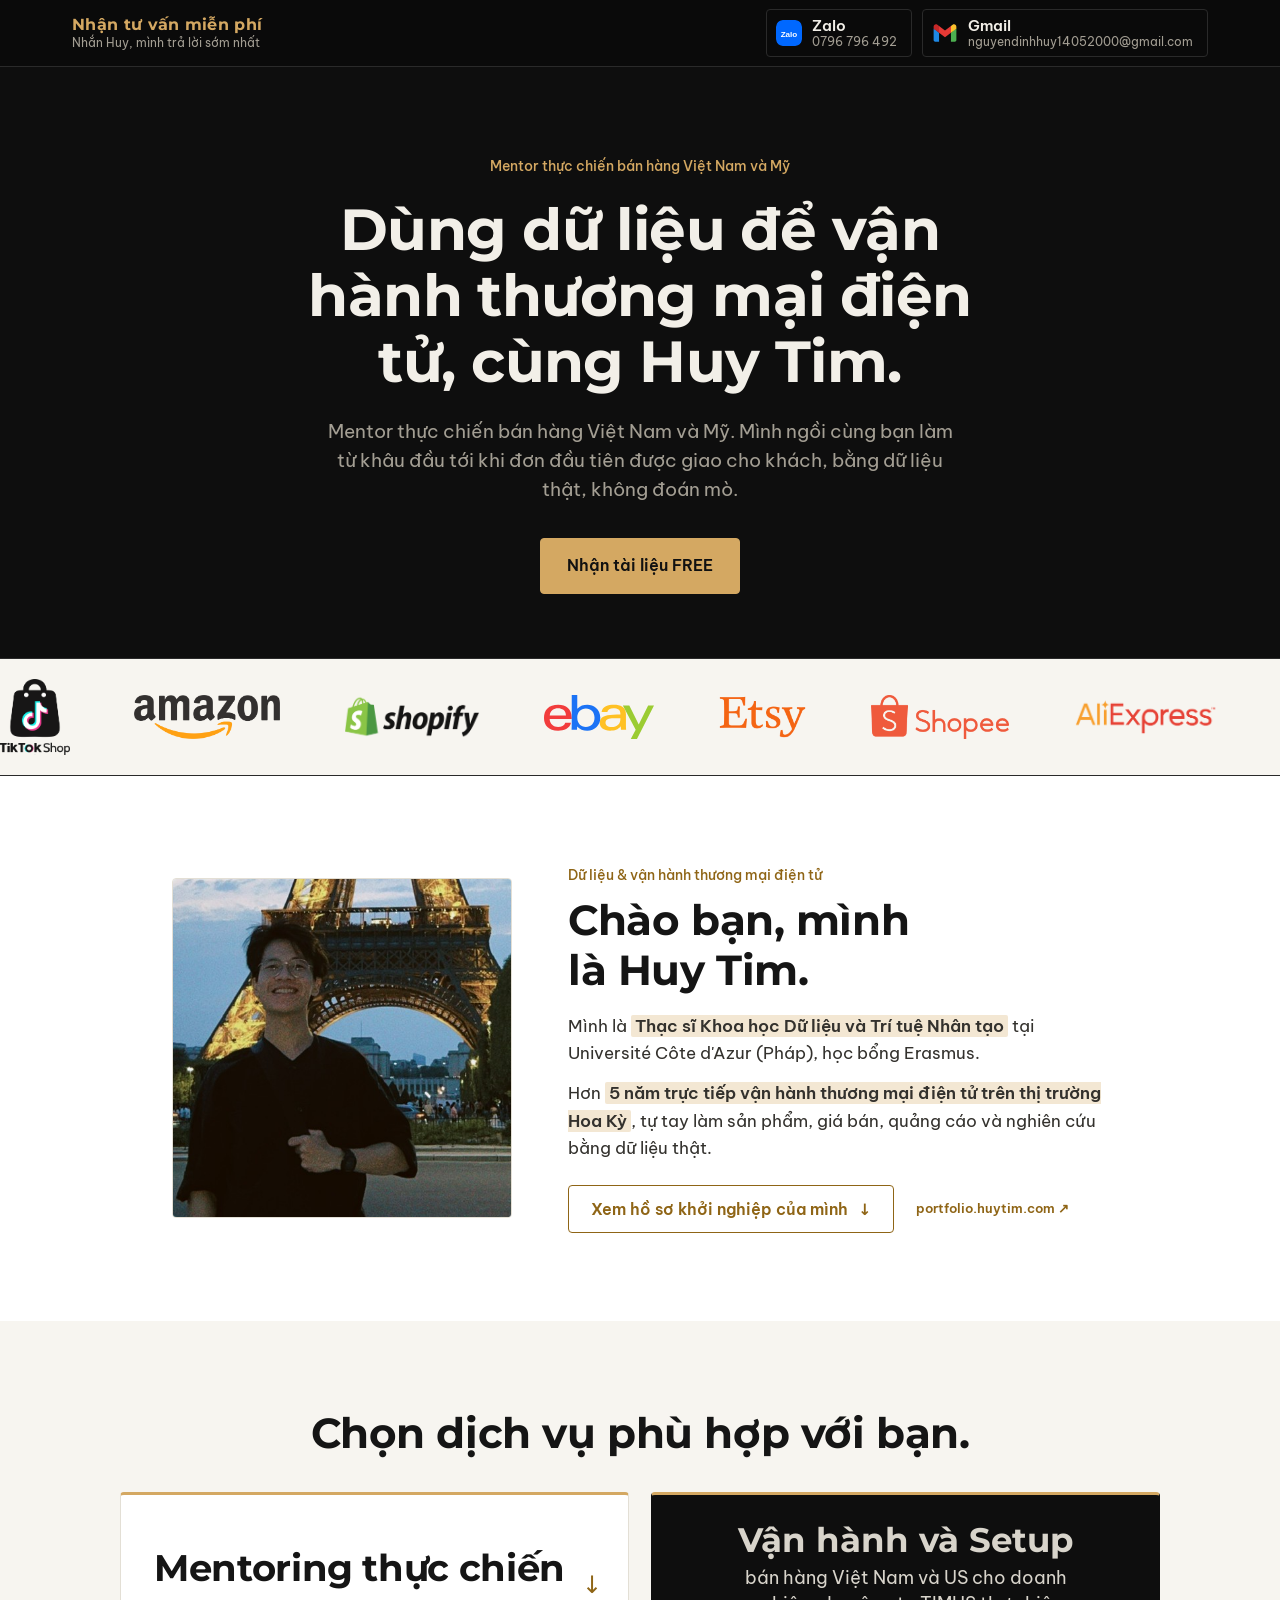
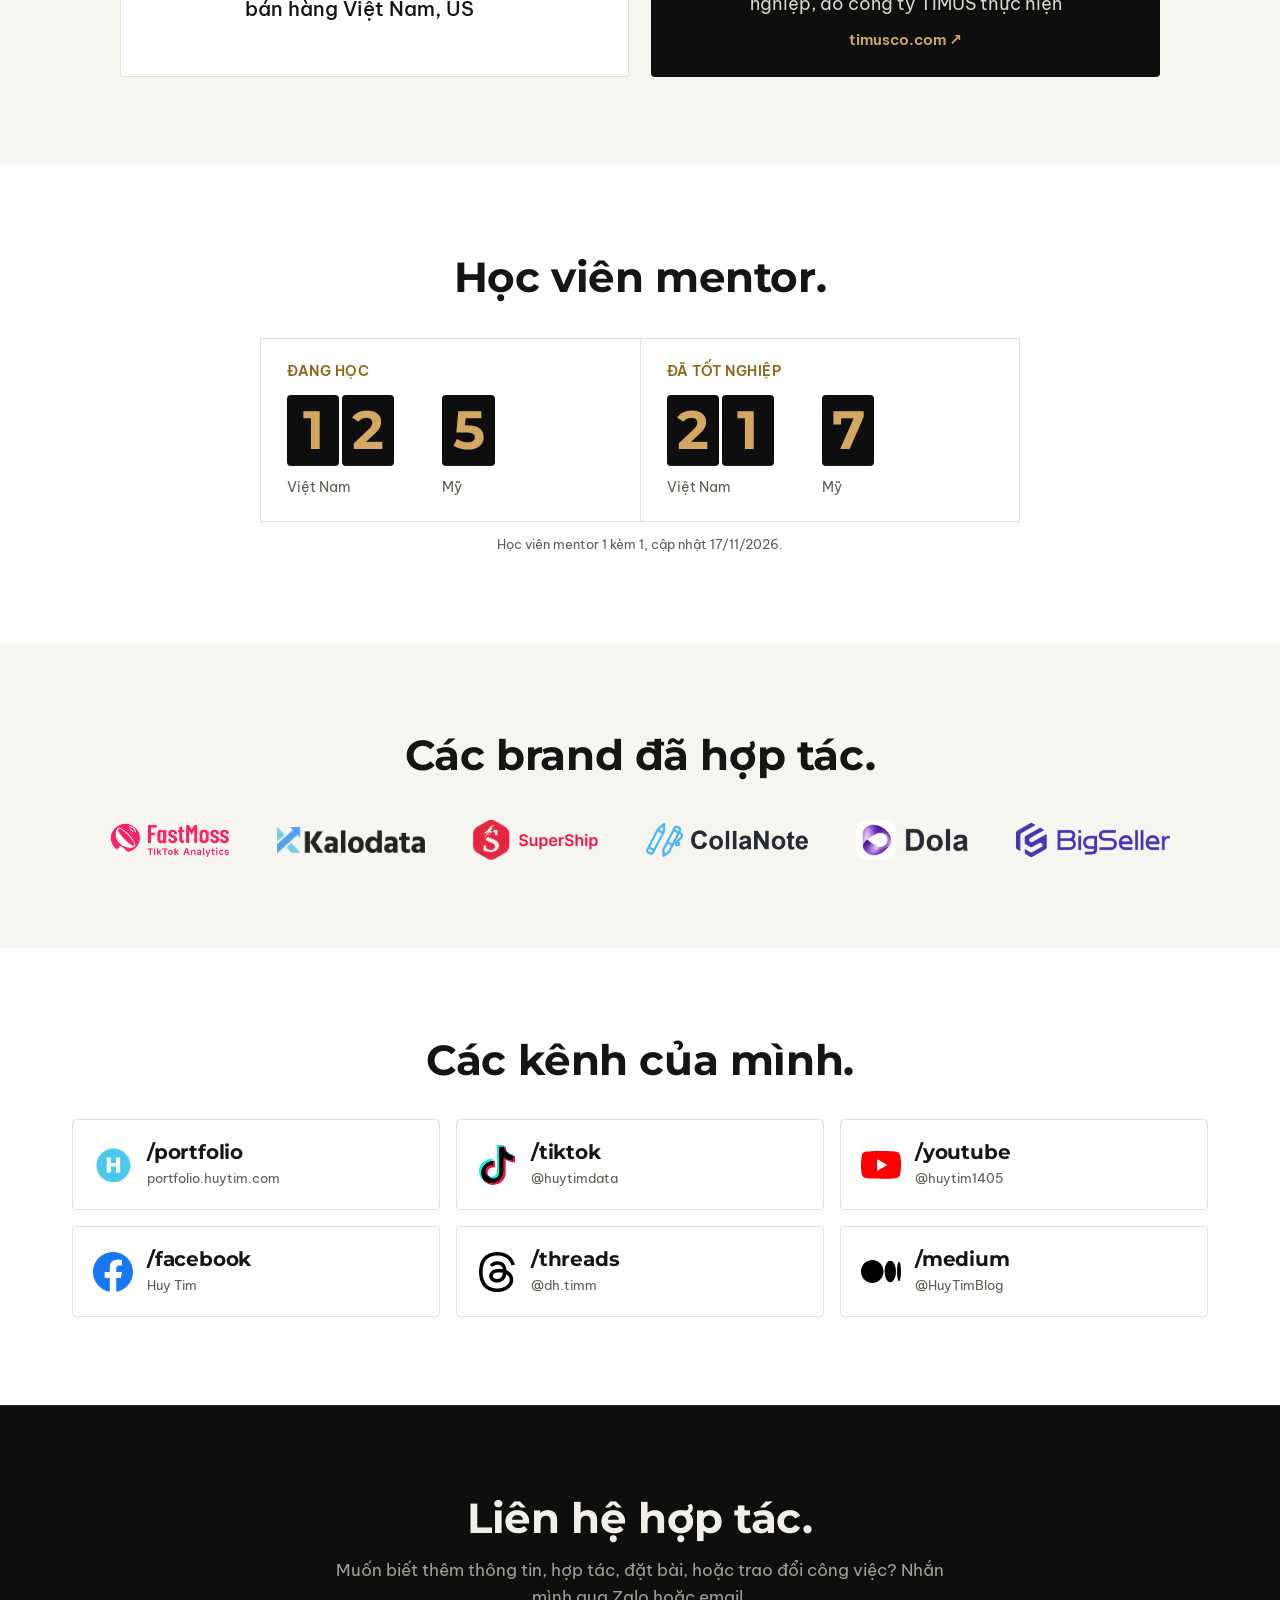
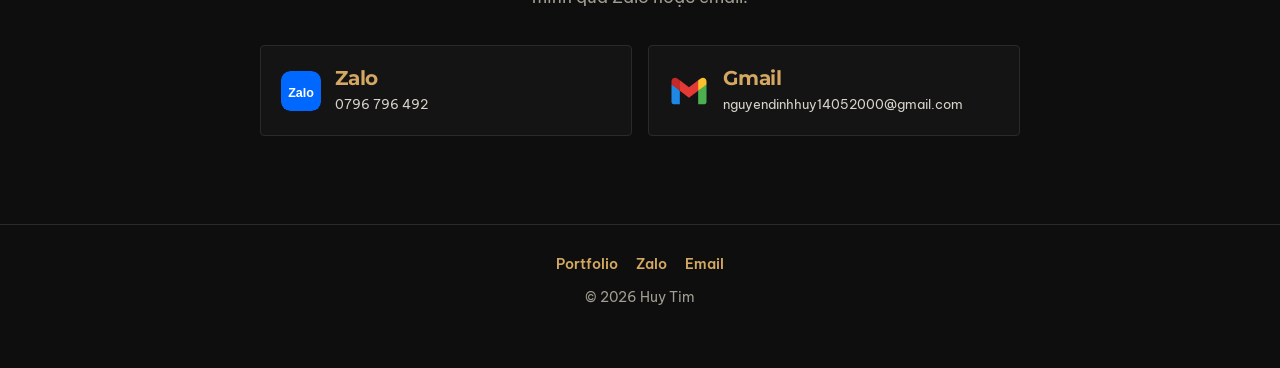
<file: index.html>
<!DOCTYPE html>
<html lang="vi">
<head>
<meta charset="utf-8">
<meta name="viewport" content="width=device-width, initial-scale=1">
<title>Huy Tim · Dữ liệu &amp; vận hành thương mại điện tử</title>
<meta name="description" content="Mentor thực chiến bán hàng Việt Nam và Mỹ cùng Huy Tim: theo sát toàn bộ quy trình, bài tập thực chiến, meeting 1 kèm 1 hàng tuần.">
<meta property="og:title" content="Huy Tim · Dữ liệu &amp; vận hành thương mại điện tử">
<meta property="og:description" content="Mentor thực chiến bán hàng Việt Nam và Mỹ, meeting 1 kèm 1 hàng tuần. Nhắn Huy để được tư vấn miễn phí.">
<link rel="preconnect" href="https://fonts.googleapis.com">
<link rel="preconnect" href="https://fonts.gstatic.com" crossorigin>
<link href="https://fonts.googleapis.com/css2?family=Be+Vietnam+Pro:wght@400;500;600;700&family=Montserrat:wght@500;600;700;800&display=swap" rel="stylesheet">
<style>
  :root{--bg:#f7f7f6;--ink:#0b0b0b;--muted:#4a4a48;--line:#0b0b0b;--soft:#ececea}
  *{box-sizing:border-box;margin:0;padding:0}
  html{scroll-behavior:smooth}
  body{font-family:"Be Vietnam Pro",system-ui,sans-serif;background:var(--bg);color:var(--ink);
       line-height:1.55;-webkit-font-smoothing:antialiased;overflow-x:hidden;border-top:2px solid #111}
  a{color:inherit;text-decoration:none}
  .serif{text-wrap:balance;font-family:Montserrat,sans-serif;font-weight:800;letter-spacing:-.002em;line-height:1.12}
  .mono{font-family:"Be Vietnam Pro",sans-serif}
  .wrap{max-width:1180px;margin:0 auto;padding:0 22px}

  /* Nav pill */
  .nav{position:relative;z-index:5;display:flex;justify-content:center;padding-top:30px}
  .pill{display:flex;align-items:center;gap:6px;background:#fff;border-radius:16px;padding:8px 10px;
        box-shadow:0 1px 2px rgba(0,0,0,.06),0 6px 22px rgba(0,0,0,.06)}
  .pill .dot{width:34px;height:34px;display:grid;place-items:center;font-size:20px}
  .pill a{font-size:.95rem;font-weight:500;color:#333;padding:8px 10px;border-radius:10px}
  .pill a:hover{background:var(--soft)}

  /* Hero */
  .hero{position:relative;text-align:center;padding:74px 0 20px}
  .hero h1{font-size:clamp(2.6rem,8.2vw,5.6rem);max-width:900px;margin:0 auto 26px}
  .hero p.sub{font-size:clamp(1.05rem,2.3vw,1.4rem);color:#222;max-width:680px;margin:0 auto 34px;line-height:1.55}
  .btn{display:inline-block;background:var(--ink);color:#fff;font-weight:500;font-size:1.05rem;
       padding:18px 32px;border-radius:16px;transition:.18s}
  .btn:hover{transform:translateY(-2px);box-shadow:0 10px 24px rgba(0,0,0,.25)}
  .btn.light{background:#fff;color:var(--ink);border:2px solid var(--ink)}
  .px{position:absolute;color:#0b0b0b;pointer-events:none}
  .px svg{display:block;width:100%;height:auto;shape-rendering:crispEdges}
  @media(max-width:1000px){.px{display:none}}

  /* Browser mock */
  .stage{position:relative;max-width:1150px;margin:0 auto;padding:0 22px}
  .browser{background:linear-gradient(#f0f0ee,#e6e6e3);border:1px solid #dcdcd8;border-radius:16px 16px 0 0;
           height:190px;position:relative;overflow:hidden}
  .bar{display:flex;align-items:center;gap:6px;padding:10px 14px;overflow:hidden}
  .lights{display:flex;gap:6px;margin-right:8px}
  .lights i{width:10px;height:10px;border-radius:50%;background:#d7d7d3}
  .tab{display:inline-flex;align-items:center;gap:6px;font-size:.68rem;white-space:nowrap;padding:7px 12px;border-radius:9px;color:#444;background:transparent}
  .tab.on{background:#fff;box-shadow:0 1px 3px rgba(0,0,0,.08)}
  .tab .mp-ic{width:16px;height:16px;border-radius:4px;background:#fff;display:grid;place-items:center;flex:none;overflow:hidden;box-shadow:0 0 0 1px rgba(0,0,0,.06)}
  .tab .mp-ic img{width:100%;height:100%;object-fit:contain}
  @media(max-width:700px){.browser{display:none}}

  /* Cards */
  .cards.two{max-width:820px;margin-top:36px}
  .cards.two .card{min-height:0}
  @media(min-width:900px){.cards.two{align-items:stretch}}
  @media(min-width:900px){.cards.two{margin-top:36px}.cards.two>*:nth-child(n){margin-top:0}}
  @media(min-width:900px){.cards.two{grid-template-columns:repeat(2,1fr)}}
  .cards{display:grid;gap:18px;margin-top:-70px;position:relative;padding-bottom:20px;max-width:1150px;margin-left:auto;margin-right:auto}
  @media(min-width:900px){.cards{grid-template-columns:repeat(3,1fr);align-items:start;margin-top:-100px}
    .cards>*:nth-child(1){margin-top:40px}.cards>*:nth-child(2){margin-top:0}.cards>*:nth-child(3){margin-top:64px}}
  @media(min-width:600px) and (max-width:899px){.cards{grid-template-columns:1fr 1fr;margin-top:30px}
    .cards>*:nth-child(1){grid-column:1/-1}}
  @media(max-width:599px){.cards{margin-top:10px}}
  .card{display:flex;flex-direction:column;background:#fff;border:2.5px solid var(--line);border-radius:20px;
        padding:20px 20px 22px;transition:.2s;min-height:300px}
  .card:hover{transform:translateY(-6px)}
  .card .tags{display:grid;gap:8px;margin-bottom:auto;padding-bottom:22px}
  .tag{display:inline-flex;align-items:center;gap:9px;background:#f1f1ef;border-radius:10px;padding:8px 12px;
       font-size:.86rem;width:fit-content;max-width:100%}
  .card h3{font-family:Montserrat,sans-serif;font-weight:800;letter-spacing:-.05em;font-size:2rem;margin:12px 0 10px;line-height:1}
  .card p{font-family:"Be Vietnam Pro",sans-serif;font-size:.82rem;line-height:1.7;color:#222}
  .card .go{margin-top:16px;font-family:"Be Vietnam Pro",sans-serif;font-size:.8rem;font-weight:500;text-decoration:underline;text-underline-offset:4px}
  .card.grad{border-color:#111;box-shadow:-6px 6px 0 #111;
             background:linear-gradient(180deg,#ff2d6f 0%,#ff8a1e 45%,#f7b733 55%,#3a7bff 85%,#1e46ff 100%);color:#fff}
  .card.grad .tag{background:rgba(0,0,0,.28);color:#fff}
  .card.grad p,.card.grad .go{color:#fff}
  .price{font-family:Montserrat,sans-serif;font-weight:800;font-size:clamp(1.9rem,4.5vw,2.5rem);letter-spacing:-.03em;display:block;margin-bottom:6px}

  /* About */
  section.block{padding:96px 0 30px}
  section#ve-minh{padding-top:40px}
  .card{position:relative}
  .rec{display:inline-flex;align-items:center;background:#fff2b8;border:1.5px solid #111;border-radius:999px;padding:3px 10px;font-size:.72rem;font-weight:600;font-family:"Be Vietnam Pro",sans-serif;margin-right:2px}
  .pick.help{text-decoration:none;background:#111;color:#fff}.pick.help span{color:#ddd}.pick.help:hover{background:#222}
  .seg{display:inline-flex;gap:6px;background:#efefec;padding:5px;border-radius:999px;margin:6px 0 4px}
  .seg button{font-family:"Be Vietnam Pro",sans-serif;font-weight:600;font-size:.95rem;border:0;background:transparent;border-radius:999px;padding:9px 22px;cursor:pointer;color:#555}
  .seg button.on{background:#111;color:#fff}
  .mk[hidden]{display:none}
  .modal{position:fixed;inset:0;z-index:100;background:rgba(0,0,0,.55);display:flex;align-items:flex-start;justify-content:center;padding:4vh 14px;overflow:auto}
  .modal[hidden]{display:none}
  .mbox{position:relative;background:#f8f8f5;border:2px solid #111;border-radius:22px;width:100%;max-width:640px;padding:30px 24px 24px;margin:auto 0;outline:none}
  .mbox h2{font-size:clamp(1.7rem,5vw,2.2rem);margin:0 0 16px;text-align:left}
  .mclose{position:absolute;top:10px;right:12px;width:38px;height:38px;border-radius:50%;border:2px solid #111;background:#fff;font-size:1.4rem;line-height:1;cursor:pointer}
  .mentor-cta{background:#fff2b8;border:2px solid #111;border-radius:16px;padding:16px 18px;margin-bottom:18px}
  .mentor-cta b{font-family:Montserrat,sans-serif;font-size:1.2rem}.mentor-cta p{margin:6px 0 12px;font-size:.95rem}
  .mgo{font:600 .95rem "Be Vietnam Pro",sans-serif;background:#111;color:#fff;border:0;border-radius:12px;padding:11px 18px;cursor:pointer}
  .mlead{margin:0 0 12px;font-size:.92rem;color:#444}.mnote{margin:16px 0 0;font:.8rem "Be Vietnam Pro",sans-serif;color:#555}
  .mbox .docs{margin:0;max-width:none}
  .nudge{margin:12px 0 0;font-size:.88rem}.nudge a{font-weight:600;color:#111}
  body.mopen{overflow:hidden}
  .docs{display:grid;gap:14px;max-width:760px;margin:26px auto 0;text-align:left}
  .doc{background:#fff;border:2px solid #111;border-radius:18px;padding:18px 20px}
  .doc>button.dh{all:unset;cursor:pointer;display:flex;justify-content:space-between;align-items:center;gap:12px;width:100%}
  .doc h3{font-family:Montserrat,sans-serif;font-size:1.25rem;margin:0}.doc p.d{margin:4px 0 0;font-size:.88rem;color:#555}
  .doc .ar{font-size:1.1rem;transition:transform .2s}.doc.open .ar{transform:rotate(180deg)}
  a.doc.dl{display:flex;justify-content:space-between;align-items:center;gap:12px;text-decoration:none;color:#111;transition:.15s}
  a.doc.dl:hover{background:#fff2b8}a.doc.dl .ar{font-size:1.3rem}
  .doc .pan{display:none;margin-top:14px}.doc.open .pan{display:block}
  .doc form{display:flex;gap:8px;flex-wrap:wrap}
  .doc input{flex:1;min-width:150px;font:500 1rem "Be Vietnam Pro",sans-serif;border:2px solid #111;border-radius:12px;padding:11px 14px;text-transform:uppercase;background:#fafaf7}
  .doc .go2{font:600 .95rem "Be Vietnam Pro",sans-serif;background:#111;color:#fff;border:0;border-radius:12px;padding:11px 20px;cursor:pointer}
  .doc .msg{margin-top:8px;font-size:.85rem;color:#b3261e;min-height:1.2em}
  .doc .ok{display:inline-block;margin-top:2px;background:#fff2b8;border:2px solid #111;border-radius:12px;padding:11px 20px;font-weight:600;color:#111;text-decoration:none}
  html{scroll-padding-top:76px}
  .contactbar{position:sticky;top:0;z-index:40;background:#0b0b0b;color:#fff;border-bottom:1px solid #2a2a28}
  .cb-in{max-width:1180px;margin:0 auto;padding:9px 22px;display:flex;align-items:center;justify-content:space-between;gap:16px}
  .cb-text{display:flex;flex-direction:column;line-height:1.25;min-width:0}
  .cb-text b{font-family:Montserrat,sans-serif;font-weight:800;font-size:1.1rem}
  .cb-text span{font-size:.78rem;color:#bdbdb8}
  .cb-btns{display:flex;gap:10px}
  .cb-btn{display:flex;align-items:center;gap:10px;background:#fff;color:#0b0b0b;border-radius:12px;padding:7px 14px 7px 9px;transition:transform .15s,box-shadow .15s;min-width:0}
  .cb-btn:hover{transform:translateY(-1px);box-shadow:0 6px 18px rgba(255,255,255,.18)}
  .cb-btn img{flex:none;border-radius:7px}
  .cb-btn span{display:flex;flex-direction:column;line-height:1.2;min-width:0}
  .cb-btn b{font-size:.92rem;font-weight:600}
  .cb-btn i{font-style:normal;font-size:.74rem;color:#4a4a48;white-space:nowrap}
  @media(max-width:760px){.cb-text{display:none}.cb-in{padding:8px 12px}.cb-btns{width:100%}.cb-btn{flex:1;justify-content:center;padding:8px 10px}.cb-btn i{display:none}.cb-btn b{font-size:.95rem}}
  .chan.two .card.mini .cl{display:flex;align-items:center;gap:14px}.chan.two .card.mini .cl img{border-radius:9px;flex:none}
  .card .scope{margin-top:10px;padding-top:10px;border-top:1px dashed #cfcdc6;font-size:.78rem;line-height:1.5;color:#4a4a48}
  .card .scope b{color:#0b0b0b;font-weight:600}
  .card.grad .scope{color:#fff;border-top-color:rgba(255,255,255,.4)}
  #chon-nhom .card .tags{margin-bottom:0}
  #chon-nhom .card .go{margin-top:auto;padding-top:18px}
  .vh .tags{display:flex;margin:0 0 12px;padding:0}
  .vh h3{font-family:Montserrat,sans-serif;font-weight:800;font-size:clamp(1.5rem,3.2vw,2rem);letter-spacing:-.02em;margin:0 0 6px}
  .vh-top{display:grid;gap:18px;grid-template-columns:1fr;align-items:start}
  @media(min-width:900px){.vh-top{grid-template-columns:minmax(0,1fr) minmax(0,1.05fr)}}
  .vh-logos{display:flex;flex-wrap:wrap;align-items:center;gap:14px 24px;padding:14px 16px;background:#f7f7f6;border-radius:14px;border:1px solid #e4e2dc}
  .vh-logos img{height:30px;width:auto;max-width:118px;object-fit:contain}
  .vh-logos img[alt="TikTok Shop"]{height:46px;margin:-6px 0}
  .vh-intro{margin:14px 0 0;font-size:.95rem;line-height:1.6;color:#26241f}
  .vh-price{display:flex;flex-wrap:wrap;gap:14px 24px;align-items:center;justify-content:space-between;margin:20px 0 4px;padding:18px 20px;border:2px solid #0b0b0b;border-radius:16px;background:#fff2b8}
  .vh-price .price{font-size:clamp(1.6rem,3.6vw,2.2rem);margin:0}
  .vh-per{margin:2px 0 0;font-size:.85rem;color:#4a4a48}
  .vh-price .btn{margin:0}
  .vh .scope{margin-top:14px}
  .vh-cols{display:grid;gap:22px;grid-template-columns:1fr;margin-top:6px}
  @media(min-width:900px){.vh-cols{grid-template-columns:repeat(3,minmax(0,1fr))}}
  .vh-cols .stl{margin-top:16px}
  .vh-steps{margin-bottom:0}
  .alert{max-width:1180px;margin:26px auto 0;background:#fff;border:1px solid #d9d7d0;border-left:5px solid #b3261e;border-radius:6px;padding:16px 22px 17px;text-align:left}
  .alert b{display:block;font-family:Montserrat,sans-serif;font-weight:800;font-size:1.35rem;line-height:1.2;color:#b3261e;letter-spacing:-.005em}
  .alert span{display:block;margin-top:6px;font-size:1rem;line-height:1.55;color:#141413}
  .inc{list-style:none;margin-top:12px;display:grid;gap:5px}
  .inc li{font-size:.84rem;padding-left:10px;border-left:2px solid #cfcdc6;color:#0b0b0b}
  .stl{margin-top:14px;font-size:.8rem;font-weight:600;color:#0b0b0b}
  .stp{list-style:none;counter-reset:st;margin-top:8px;display:grid;gap:5px}
  .stp li{counter-increment:st;display:flex;gap:10px;font-size:.84rem;line-height:1.4;color:#0b0b0b}
  .stp li::before{content:counter(st);flex:0 0 auto;width:20px;font-family:"Be Vietnam Pro",sans-serif;font-size:.78rem;color:#4a4a48}
  .hs-toggle{margin-top:22px;cursor:pointer;font-family:inherit;font-size:1rem;padding:14px 26px}
  .hs-toggle .cv{display:inline-block;margin-left:10px;transition:transform .2s}
  .hs-toggle[aria-expanded="true"] .cv{transform:rotate(180deg)}
  .hs-toggle:focus-visible{outline:3px solid var(--ink);outline-offset:3px}
  .hs-panel{margin:26px auto 0;max-width:760px;text-align:left}
  .hs-panel[hidden]{display:none}
  .hs-h{font-family:Montserrat,sans-serif;font-size:1.25rem;font-weight:800;margin:30px 0 4px;padding-bottom:8px;border-bottom:1px solid #d9d7d0}
  .hs-list{list-style:none;display:grid}
  .hs-row{display:grid;grid-template-columns:132px 1fr;gap:16px;align-items:center;padding:14px 0;border-bottom:1px solid #e6e4de}
  .hs-row.nophoto{grid-template-columns:1fr}
  .hs-ph{display:block;border-radius:8px;overflow:hidden;border:1px solid #d9d7d0;aspect-ratio:4/3;background:#ececea}
  .hs-ph img{width:100%;height:100%;object-fit:cover;display:block}
  .hs-tx b{display:block;font-weight:600;font-size:1rem;line-height:1.4;color:#0b0b0b}
  .hs-tx span{display:block;margin-top:4px;font-size:.88rem;color:#4a4a48}
  @media(max-width:520px){.hs-row{grid-template-columns:96px 1fr;gap:12px}.hs-tx b{font-size:.95rem}}
  .goi-toggle{margin-top:30px;cursor:pointer;font-family:inherit;background:#fff2b8;color:var(--ink);border:2px solid var(--ink);
       font-size:1.2rem;font-weight:600;padding:20px 44px;min-width:min(100%,360px);box-shadow:5px 5px 0 var(--ink)}
  .goi-toggle:hover{background:#ffe978;transform:translate(-2px,-2px);box-shadow:7px 7px 0 var(--ink)}
  .goi-toggle:active{transform:translate(3px,3px);box-shadow:2px 2px 0 var(--ink)}
  .goi-toggle:focus-visible{outline:3px solid var(--ink);outline-offset:4px}
  .goi-toggle .cv{display:inline-block;margin-left:10px;transition:transform .2s}
  .goi-toggle[aria-expanded="true"] .cv{transform:rotate(180deg)}
  .goi-hint{margin-top:14px;font-size:.92rem;color:var(--muted)}
  .goi-hint[hidden]{display:none}
  #goiPanel{margin-top:6px}
  #goiPanel[hidden]{display:none}
  .picks{display:grid;grid-template-columns:repeat(2,minmax(0,1fr));gap:12px;max-width:820px;margin:24px auto 0}
  @media(max-width:600px){.picks{grid-template-columns:1fr}}
  .picks .pick{min-width:0;justify-content:center;min-height:78px}
  .pick.help{grid-column:1/-1;align-items:center;text-align:center}
  #chon-nhom .lead{margin-bottom:0}
  .pick{font-family:"Be Vietnam Pro",sans-serif;text-align:left;background:#fff;border:2px solid #111;border-radius:16px;padding:14px 18px;cursor:pointer;display:flex;flex-direction:column;gap:3px;min-width:220px;color:#111}
  .pick b{font-weight:600;font-size:1rem}.pick span{font-size:.8rem;color:#555}
  .pick{position:relative;padding-right:40px}.pick .arr{position:absolute;right:16px;top:50%;margin-top:-10px;font-style:normal;font-size:1.1rem;transition:transform .2s}.pick.on .arr{transform:rotate(180deg)}
  section#chon-nhom{padding-top:44px}
  .pick:hover{background:#fafaf7}.pick.on{background:#fff2b8}
  section.grp{display:none;padding-top:34px}section.grp.open{display:block}
  .about{display:block;max-width:760px;margin:0 auto;text-align:center}
  .who{display:flex;align-items:center;justify-content:center;gap:14px;margin-bottom:22px;text-align:left}
  .who .avatar{width:64px;height:64px;border-radius:50%;object-fit:cover;border:2.5px solid var(--ink);flex:none}
  .who b{font-family:Montserrat,sans-serif;font-weight:800;font-size:1.15rem;letter-spacing:-.02em;display:block}
  .who span{font-family:"Be Vietnam Pro",sans-serif;font-size:.78rem;color:#555}
  .about h2{font-size:clamp(2.1rem,5vw,3.4rem);margin-bottom:20px}
  .about p{font-size:1.1rem;color:#222;margin:0 auto 16px;max-width:640px}
  .about p b{font-weight:600;background:#fff2b8;padding:0 4px;border-radius:4px}
  .card p b,.card .vibe b{font-weight:600;background:#fff2b8;padding:0 3px;border-radius:4px}
  .chips{display:flex;flex-wrap:wrap;gap:10px;margin-top:22px;justify-content:center}
  .chip{font-family:"Be Vietnam Pro",sans-serif;font-size:.82rem;border:2px solid var(--ink);border-radius:12px;padding:10px 14px;background:#fff}
  .chip:hover{background:var(--ink);color:#fff}
  span.chip:hover{background:#fff;color:inherit}
  .facts{display:grid;gap:14px}
  .fact{border:2.5px solid var(--ink);border-radius:18px;background:#fff;padding:18px 20px}
  .fact b{font-family:Montserrat,sans-serif;font-size:1.6rem;letter-spacing:-.015em;display:block;line-height:1.15;margin-bottom:6px}
  .fact span{font-family:"Be Vietnam Pro",sans-serif;font-size:.8rem;color:#333}

  /* Steps */
  .steps{display:grid;gap:16px;margin-top:34px}
  @media(min-width:800px){.steps{grid-template-columns:repeat(3,1fr)}}
  .step{border:2.5px solid var(--ink);border-radius:18px;background:#fff;padding:22px}
  .step .n{font-family:Montserrat,sans-serif;font-weight:800;font-size:2.4rem;letter-spacing:-.05em}
  .step p{font-family:"Be Vietnam Pro",sans-serif;font-size:.82rem;margin-top:6px;color:#222}
  .center{text-align:center}
  .center h2{font-size:clamp(2rem,5vw,3.2rem);margin-bottom:18px}

  /* Final */
  .final{text-align:center;padding:100px 0 60px}
  .final h2{font-size:clamp(2.4rem,7vw,4.6rem);margin-bottom:26px}
  .final .row{display:flex;gap:12px;justify-content:center;flex-wrap:wrap}
  footer{text-align:center;color:#555;font-size:.88rem;padding:30px 0 60px}
  footer .l{display:flex;gap:18px;justify-content:center;flex-wrap:wrap;margin-bottom:10px}
  footer a{font-weight:600;color:#111}

  .ic{display:inline-block;width:1.2em;height:1.2em;vertical-align:-.22em;flex:none}
  .ic svg{display:block;width:100%;height:100%;shape-rendering:crispEdges}
  .chip{display:inline-flex;align-items:center;gap:8px}
  .tag .ic{width:1.1em;height:1.1em}
  .pill .dot .ic{width:24px;height:24px}
  .promo{display:grid;gap:36px;align-items:center}
  @media(min-width:900px){.promo{grid-template-columns:1.1fr .9fr}}
  .promo h2{font-size:clamp(2.1rem,5vw,3.4rem);margin-bottom:18px}
  .promo p{font-size:1.1rem;color:#222;max-width:600px}
  .promo p b{font-weight:600;background:#fff2b8;padding:0 4px;border-radius:4px}
  .code-card{border:2.5px solid var(--ink);border-radius:22px;background:#fff;padding:26px;box-shadow:-6px 6px 0 #111;text-align:center}
  .tag.brand{display:inline-flex;align-items:center;gap:8px}
  .brand-ic{width:22px;height:22px;object-fit:contain;border-radius:5px;flex:none}
  .code-card .tag{margin:0 auto 14px}
  .code-card .code{font-size:clamp(2.2rem,6vw,3.2rem);margin-bottom:12px}
  .code-card p{font-family:"Be Vietnam Pro",sans-serif;font-size:.82rem;margin:0 auto 18px}
  .code-card .btn{border:0;cursor:pointer;font-family:inherit}
  .chan.two{max-width:760px;margin-left:auto;margin-right:auto;grid-template-columns:repeat(2,minmax(0,1fr))}
  @media(max-width:600px){.chan.two{grid-template-columns:1fr}}
  .chan.two .card.mini p{word-break:break-all}
  .chan{display:grid;gap:16px;margin-top:34px;grid-template-columns:1fr 1fr;text-align:left}
  @media(min-width:900px){.chan{grid-template-columns:repeat(3,minmax(0,1fr))}}
  .card.mini{min-height:0;padding:20px;gap:2px}
  .card.mini .ic{width:38px;height:38px;margin-bottom:10px}
  .card.mini h3{font-size:1.5rem;margin:0 0 6px}
  .card.mini p{font-size:.8rem}
  @media(max-width:520px){.pill a{font-size:.82rem;padding:8px 6px}}
  .codes{display:grid;gap:18px;margin-top:34px;align-items:stretch}
  @media(min-width:900px){.codes{grid-template-columns:repeat(3,1fr)}}
  .codes .code-card{display:flex;flex-direction:column;padding:24px 22px;text-align:left}
  .codes .code-card .tag{margin:0 0 16px}
  .codes .code{font-size:clamp(1.9rem,4.2vw,2.5rem);margin-bottom:12px;word-break:break-all}
  .codes .code.soon{font-size:1.6rem;color:#8a8a86}
  .codes .code-card p{margin:0 0 18px;flex:1}
  .codes .btn{width:100%;padding:15px 20px}
  .codes .btn:disabled{background:#d9d9d6;color:#777;cursor:not-allowed;transform:none;box-shadow:none}
  .codes .links{display:flex;flex-wrap:wrap;gap:8px 16px;margin-top:14px;font-family:"Be Vietnam Pro",sans-serif;font-size:.78rem}
  .codes .links a{text-decoration:underline;text-underline-offset:4px}
  .codes .links:empty{display:none}
  .chan{grid-template-columns:repeat(2,minmax(0,1fr))}
  @media(min-width:900px){.chan{grid-template-columns:repeat(3,minmax(0,1fr))}}
  @media(max-width:400px){.pill{gap:0;padding:6px 8px}.pill .dot{display:none}.pill a{font-size:.8rem;padding:8px 6px;white-space:nowrap}}
  @media(min-width:900px){.codes .code{font-size:clamp(1.5rem,2.7vw,2.4rem);white-space:nowrap}}
  .consult{display:grid;gap:18px;margin:34px auto 0;max-width:860px}
  @media(min-width:640px){.consult{grid-template-columns:1fr 1fr}}
  .consult.three{max-width:1180px}
  @media(min-width:900px){.consult.three{grid-template-columns:repeat(3,1fr)}}
  .consult .card{min-height:0}
  .chan .card.mini{flex-direction:row;align-items:center;gap:14px}
  .chan .card.mini h3{margin:0 0 4px}
  .chan .card.mini>div{min-width:0}
  .chan .card.mini p{overflow-wrap:anywhere}
  @media(max-width:520px){.chan{grid-template-columns:1fr}.chan .card.mini{padding:16px;gap:14px}}
  .chan .lg{width:40px;height:40px;object-fit:contain;flex:none;border-radius:8px}
  .marquee{overflow:hidden;margin-top:34px;padding:6px 0 10px;-webkit-mask-image:linear-gradient(90deg,transparent,#000 6%,#000 94%,transparent);mask-image:linear-gradient(90deg,transparent,#000 6%,#000 94%,transparent)}
  .track{display:flex;width:max-content;animation:ltr 55s linear infinite}
  .marquee:hover .track{animation-play-state:paused}
  .grp{display:flex;gap:18px;padding-right:18px}
  .fb{width:min(340px,82vw);flex:none;background:#fff;border:2.5px solid var(--ink);border-radius:20px;padding:22px;display:flex;flex-direction:column;justify-content:space-between;gap:18px}
  .fb blockquote{font-size:.98rem;line-height:1.65;color:#222}
  .fb blockquote::before{content:"\201C";font-family:Montserrat,sans-serif;font-weight:800;font-size:2.4rem;line-height:.5;display:block;margin-bottom:10px}
  .fb figcaption b{display:block;font-family:Montserrat,sans-serif;font-size:1.1rem;letter-spacing:-.02em}
  .fb figcaption span{font-family:"Be Vietnam Pro",sans-serif;font-size:.76rem;color:#555}
  /* Drink photos: package = a cup of coffee */
  .cup{background:#f0eada;border-radius:14px;height:176px;display:flex;justify-content:center;align-items:flex-end;gap:2px;overflow:hidden;margin-bottom:12px}
  .cup img{height:100%;width:auto;max-width:50%;object-fit:contain;display:block}
  .cup.one img{max-width:100%}
  .cupname{font-family:"Be Vietnam Pro",sans-serif;font-size:.76rem;color:#555;margin-bottom:12px}
  .cupname b{color:var(--ink);font-weight:500}
  .vibe{font-family:Montserrat,sans-serif;font-style:italic;font-size:1.02rem;letter-spacing:-.01em;margin:0 0 4px}

  /* Example report */
  .ex-stats{display:grid;grid-template-columns:1fr 1fr;gap:14px;margin-top:34px;text-align:left}
  @media(min-width:800px){.ex-stats{grid-template-columns:repeat(4,1fr)}}
  .ex-stat{background:#fff;border:2.5px solid var(--ink);border-radius:18px;padding:16px 18px}
  .ex-stat b{font-family:Montserrat,sans-serif;font-weight:800;font-size:clamp(1.8rem,5vw,2.6rem);letter-spacing:-.05em;line-height:1;display:block}
  .ex-stat span{font-family:"Be Vietnam Pro",sans-serif;font-size:.76rem;color:#333;display:block;margin-top:8px;line-height:1.5}
  .ex-more{overflow:hidden}
  .ex-more[hidden]{display:none}
  .ex-grid{display:grid;gap:18px;margin-top:18px;text-align:left}
  @media(min-width:800px){.ex-grid{grid-template-columns:1fr 1fr}.ex-grid .wide{grid-column:1/-1}}
  .ex-card{background:#fff;border:2.5px solid var(--ink);border-radius:20px;padding:18px;display:flex;flex-direction:column;gap:12px;min-width:0}
  .ex-card h3{font-family:Montserrat,sans-serif;font-weight:800;font-size:1.35rem;letter-spacing:-.04em;line-height:1.1}
  .ex-card p{font-family:"Be Vietnam Pro",sans-serif;font-size:.78rem;line-height:1.6;color:#333}
  .ex-card a.zoom{display:block;border-radius:12px;overflow:hidden;border:1.5px solid #dcdcd8;background:#fbfbf9}
  .ex-card a.zoom img{display:block;width:100%;height:auto}
  .ex-card .hint{font-family:"Be Vietnam Pro",sans-serif;font-size:.7rem;color:#777}
  .bars{display:grid;gap:9px}
  .bar-row{display:grid;grid-template-columns:minmax(0,1.05fr) minmax(0,1.6fr);gap:10px;align-items:center;font-size:.86rem}
  .bar-row .nm{line-height:1.25}
  .bar-row .tr{position:relative;height:22px;background:#f1f1ef;border-radius:7px}
  .bar-row .fill{position:absolute;inset:0 auto 0 0;border-radius:7px;background:#b9b9b4;display:flex;align-items:center;justify-content:flex-start;padding-left:9px;font-family:"Be Vietnam Pro",sans-serif;font-size:.74rem;font-weight:500;white-space:nowrap;overflow:visible;z-index:1}
  .bar-row.pick .fill{background:#7fd6a4}
  .bar-row .fill.c1{background:#a9c4ff}
  .bar-row .fill.c2{background:#f5b9b3}
  .bar-row .fill.c3{background:#a9e0c0}
  .chart-svg{width:100%;height:auto;display:block;background:#fbfbf9;border:1.5px solid #e6e6e2;border-radius:12px;padding:8px 0}
  .chart-legend{display:flex;flex-wrap:wrap;gap:12px 18px;font-family:"Be Vietnam Pro",sans-serif;font-size:.72rem;color:#444}
  .chart-legend span{display:inline-flex;align-items:center;gap:6px}
  .chart-legend i{width:10px;height:10px;border-radius:3px;display:inline-block}
  .bars.score .bar-row .tr{position:relative}
  .bars.score .bar-row .tr::after{content:"";position:absolute;left:65%;top:-3px;bottom:-3px;border-left:2px dashed #e0473b}
  .bars-lab{font-family:"Be Vietnam Pro",sans-serif;font-size:.68rem;color:#e0473b}
  .prod{display:flex;gap:14px;align-items:center;border-top:1.5px dashed #ccc;padding-top:12px}
  .prod img{width:84px;height:84px;object-fit:cover;border-radius:12px;flex:none;border:1.5px solid #dcdcd8}
  .prod div{min-width:0;font-size:.86rem;line-height:1.45}
  .prod b{font-weight:600}
  .logo-marquee{overflow:hidden;margin:34px 0 0;width:100vw;position:relative;left:50%;margin-left:-50vw;-webkit-mask-image:linear-gradient(90deg,transparent,#000 5%,#000 95%,transparent);mask-image:linear-gradient(90deg,transparent,#000 5%,#000 95%,transparent)}
  .logo-track{display:flex;width:max-content;animation:ltr 40s linear infinite;will-change:transform}
  .logo-grp{display:flex;align-items:center;gap:64px;padding-right:64px}
  .logo-grp img{height:56px;width:auto;object-fit:contain;opacity:.92}
  .logo-grp img[alt="TikTok Shop"]{height:96px}.logo-grp img[alt="Shopify"]{height:60px}.logo-grp img[alt="AliExpress"]{height:48px}.logo-grp img[alt="Amazon"]{height:54px}.logo-grp img[alt="Taobao"]{height:54px}
  @keyframes ltr{from{transform:translateX(-50%)}to{transform:translateX(0)}}
  @media(prefers-reduced-motion:reduce){.track{animation:none}.marquee{overflow-x:auto}}

  /* Giới thiệu: ảnh trái, chữ phải */
  .me-g{display:grid;grid-template-columns:minmax(0,340px) minmax(0,1fr);gap:56px;align-items:center;max-width:980px}
  .me-ph{width:100%;height:auto;aspect-ratio:1;object-fit:cover;object-position:42% 30%;border:2.5px solid var(--ink);border-radius:24px;box-shadow:-6px 6px 0 #111}
  .me-k{font-family:"Be Vietnam Pro",sans-serif;font-size:.8rem;color:#555;margin-bottom:10px}
  .me-tx h2{font-size:clamp(2.1rem,4.4vw,3.2rem);margin-bottom:18px}
  .me-tx>p:not(.me-k){font-size:1.08rem;color:#222;margin-bottom:12px}
  .me-tx p b{font-weight:600;background:#fff2b8;padding:0 4px;border-radius:4px}
  .me-act{display:flex;flex-wrap:wrap;align-items:center;gap:12px 22px;margin-top:22px}
  .me-act .hs-toggle{margin-top:0;font-size:.98rem;padding:13px 22px}
  .me-l{font-family:"Be Vietnam Pro",sans-serif;font-size:.84rem;text-decoration:underline;text-underline-offset:4px}
  @media(max-width:760px){.me-g{grid-template-columns:1fr;gap:26px}.me-ph{max-width:260px}}

  /* Hai nút chọn dịch vụ */
  .dv2{display:grid;grid-template-columns:repeat(2,minmax(0,1fr));gap:22px;max-width:1040px;margin:34px auto 0}
  @media(max-width:700px){.dv2{grid-template-columns:1fr}}
  .dv2 .goi-toggle{display:flex;align-items:center;justify-content:center;gap:10px;margin-top:0;min-width:0;width:100%;font-size:clamp(1.05rem,1.7vw,1.25rem);font-weight:500;line-height:1.35;padding:26px 26px 28px;min-height:150px}
  .dv2 .goi-toggle .cv{margin-left:0;flex:none}
  .dv2 .goi-toggle .lb{flex:1;text-wrap:balance}
  .dv2 .goi-toggle .lb b{display:block;font-family:Montserrat,sans-serif;font-weight:800;font-size:clamp(1.7rem,3vw,2.3rem);letter-spacing:-.02em;line-height:1.15;margin-bottom:6px}
  .dv2 .goi-toggle .cv{font-size:1.5rem}
  .dv2 .goi-toggle[aria-expanded="true"]{background:#ffe978}
  section#hop-tac{padding-top:52px}

  /* Thẻ khoá mentor: hai nút */
  .card.khc:hover{transform:none}
  .kh-acts{display:flex;flex-wrap:wrap;align-items:center;gap:10px 18px;margin-top:auto;padding-top:18px}
  .kh-acts .btn{font-size:.95rem;padding:12px 20px;border-radius:12px}
  .kh-acts .go{margin-top:0}
  .khv{margin:14px 0 4px}
  .khv video{display:block;width:100%;height:auto;aspect-ratio:16/9;background:#111;border:2.5px solid var(--ink);border-radius:14px;box-shadow:-4px 4px 0 #111}
  .khv figcaption{font-size:.82rem;opacity:.7;margin-top:8px}
  .consult.kh2{max-width:1180px}
  @media(min-width:860px){.consult.kh2{grid-template-columns:1fr 1fr;gap:26px}}
  .kh2 .tags{display:flex;flex-wrap:wrap;gap:8px}
  .kh2 .tags .tag{margin:0}
  .kh2 .khv{margin:18px 0 6px}
  .kh2 .khv video{border-radius:16px;box-shadow:-6px 6px 0 #111}

  /* ===== Giao diện theo timusco.com: nền đen, vàng đồng, xen kẽ phần nền trắng ===== */
  :root{--bg:#0E0E0E;--ink:#F2EFE8;--muted:#A39E93;--line:#2A2A2A;--soft:#141414;--card:#141414;--body:#D8D4CB;
        --gold:#D4A862;--gold-2:#E3BD7E;--gold-t:#D4A862;--hl:rgba(212,168,98,.2)}
  .lt{--bg:#FFFFFF;--ink:#151515;--muted:#5F5B53;--line:#E3DFD5;--soft:#F7F5F0;--card:#FFFFFF;--body:#33312D;--gold-t:#8F6516;--hl:rgba(212,168,98,.28);
      background:var(--bg);color:var(--ink)}
  .lt.alt{--bg:#F7F5F0;background:var(--bg)}
  body{background:#0E0E0E;color:var(--ink);border-top:0;line-height:1.6}
  .serif{font-family:Montserrat,sans-serif;font-weight:700;letter-spacing:-.01em;line-height:1.18}
  section.block{padding:88px 0}
  section#ve-minh,section#chon-nhom,section#hop-tac{padding-top:88px}
  section#hop-tac{border-top:1px solid var(--line)}
  .center h2{font-size:clamp(1.9rem,4vw,2.6rem);margin-bottom:14px}
  .lead{color:var(--muted);font-size:1.05rem;max-width:640px;margin:0 auto}

  /* Thanh liên hệ trên cùng */
  .contactbar{background:rgba(11,11,11,.94);border-bottom:1px solid #2A2A2A}
  .cb-text b{color:var(--gold);font-weight:700;font-size:1rem;letter-spacing:.02em}
  .cb-text span{color:#A39E93}
  .cb-btn{background:transparent;color:#F2EFE8;border:1px solid #2A2A2A;border-radius:4px}
  .cb-btn:hover{transform:none;box-shadow:none;border-color:var(--gold)}
  .cb-btn i{color:#A39E93}

  /* Hero */
  .hero{padding:88px 0 0}
  .eyebrow{color:var(--gold);font-size:.9rem;font-weight:500;margin-bottom:18px}
  .hero h1{font-size:clamp(2.1rem,5.6vw,3.6rem);line-height:1.15;max-width:900px;margin:0 auto 22px;color:#F2EFE8}
  .hero p.sub{color:#A39E93;font-size:clamp(1.02rem,2vw,1.18rem);max-width:640px}
  .logo-marquee{margin-top:64px;background:#F7F5F0;border-top:1px solid #2A2A2A;border-bottom:1px solid #2A2A2A;padding:20px 0;-webkit-mask-image:none;mask-image:none}
  .logo-grp img{height:44px}.logo-grp img[alt="TikTok Shop"]{height:76px}.logo-grp img[alt="Shopify"],.logo-grp img[alt="Amazon"],.logo-grp img[alt="Taobao"]{height:44px}.logo-grp img[alt="AliExpress"]{height:38px}

  /* Nút */
  .btn{background:var(--gold);color:#111;border:1px solid var(--gold);border-radius:4px;font-weight:600;font-size:1rem;padding:14px 26px}
  .btn:hover{transform:none;box-shadow:none;background:var(--gold-2);border-color:var(--gold-2)}
  .btn.light{background:transparent;color:var(--gold-t);border:1px solid var(--gold-t)}
  .btn.light:hover{background:var(--hl)}

  /* Thẻ */
  .card{background:var(--card);border:1px solid var(--line);border-radius:4px;box-shadow:none;color:var(--ink)}
  .card:hover{transform:none;border-color:var(--gold)}
  .card h3{font-family:Montserrat,sans-serif;font-weight:700;letter-spacing:-.01em;line-height:1.2;font-size:1.55rem}
  .card p{color:var(--body);font-size:.92rem;line-height:1.65}
  .card .go{color:var(--gold-t);text-decoration:none;font-weight:600;font-size:.92rem}
  .card .go:hover{text-decoration:underline}
  .tag{background:transparent;border:1px solid var(--line);border-radius:4px;color:var(--gold-t);font-size:.8rem;font-weight:500;padding:6px 10px}
  .price{font-family:Montserrat,sans-serif;font-weight:700;color:var(--gold-t);letter-spacing:-.01em;font-size:clamp(1.6rem,3.4vw,2rem)}
  .vibe{font-style:normal;font-family:"Be Vietnam Pro",sans-serif;font-size:1rem;color:var(--ink)}
  .about p b,.card p b,.card .vibe b,.me-tx p b,.promo p b{background:var(--hl);color:inherit;border-radius:2px}

  /* Giới thiệu */
  .me-ph{border:1px solid var(--line);border-radius:4px;box-shadow:none}
  .me-k{color:var(--gold-t);font-size:.88rem;font-weight:500}
  .me-tx h2{font-size:clamp(1.9rem,4vw,2.6rem)}
  .me-tx>p:not(.me-k){color:var(--body)}
  .me-l{color:var(--gold-t);text-decoration:none;font-weight:600}
  .me-l:hover{text-decoration:underline}
  .hs-h{border-bottom-color:var(--line);font-weight:700}
  .hs-row{border-bottom-color:var(--line)}
  .hs-ph{border-color:var(--line);border-radius:4px}
  .hs-tx b{color:var(--ink)}.hs-tx span{color:var(--muted)}

  /* Chọn dịch vụ */
  .goi-toggle{background:var(--card);color:var(--ink);border:1px solid var(--line);border-top:3px solid var(--gold);border-radius:4px;box-shadow:none}
  .goi-toggle:hover{background:var(--card);transform:none;box-shadow:none;border-color:var(--gold)}
  .goi-toggle:active{transform:none;box-shadow:none}
  .dv2 .goi-toggle[aria-expanded="true"]{background:#FBF6EC;border-color:var(--gold)}
  .dv2 .goi-toggle .lb b{font-family:Montserrat,sans-serif;font-weight:700;letter-spacing:-.01em}
  .dv2 .goi-toggle .cv{color:var(--gold-t)}
  .tm-go{display:flex;flex-direction:column;align-items:center;justify-content:center;gap:12px;text-align:center;min-height:150px;padding:26px;
         background:#0E0E0E;color:#F2EFE8;border:1px solid #0E0E0E;border-top:3px solid var(--gold);border-radius:4px;transition:border-color .2s;
         font-size:clamp(1rem,1.6vw,1.15rem);line-height:1.4}
  .tm-go:hover{border-color:var(--gold)}
  .tm-go .lb b{display:block;font-family:Montserrat,sans-serif;font-weight:700;font-size:clamp(1.6rem,2.8vw,2.1rem);line-height:1.15;margin-bottom:6px}
  .tm-go .lb{color:#D8D4CB;text-wrap:balance}
  .tm-go .tm-u{color:var(--gold);font-weight:600;font-size:.95rem}
  .alert{background:var(--card);border:1px solid var(--line);border-left:3px solid var(--gold);border-radius:4px}
  .alert b{font-family:Montserrat,sans-serif;font-weight:700;color:var(--gold-t);font-size:1.15rem}
  .alert span{color:var(--body)}
  .stl{color:var(--ink);font-weight:600}
  .stp li,.inc li{color:var(--body)}
  .stp li::before{color:var(--gold-t);font-weight:600}
  .inc li{border-left-color:var(--gold)}
  .card .scope{border-top:1px solid var(--line);color:var(--muted)}
  .card .scope b{color:var(--ink)}
  .kh-acts .btn{border-radius:4px}
  .khv video,.kh2 .khv video{border:1px solid var(--line);border-radius:4px;box-shadow:none}
  .khv figcaption{color:var(--muted);opacity:1}

  /* Liên hệ hợp tác (nền đen) */
  #hop-tac .card.mini{background:#141414;border-color:#2A2A2A}
  #hop-tac .card.mini:hover{border-color:var(--gold)}
  #hop-tac .card.mini h3{color:var(--gold)}
  #hop-tac .card.mini p{color:#D8D4CB}
  .card.mini h3{font-size:1.25rem}

  /* Khách hàng nói gì */
  .fb{background:var(--card);border:1px solid var(--line);border-radius:4px}
  .fb blockquote{color:var(--body)}
  .fb blockquote::before{color:var(--gold)}
  .fb figcaption b{font-weight:700;letter-spacing:0;font-size:1rem;color:var(--ink)}
  .fb figcaption span{color:var(--muted)}

  /* Kênh */
  .chan .lg{border-radius:4px}
  .chan .card.mini p{color:var(--muted)}

  /* Chân trang */
  footer{color:#A39E93;border-top:1px solid #2A2A2A;padding:28px 0 60px}
  footer a{color:var(--gold)}

  /* Hộp tài liệu */
  .mbox{background:#fff;color:#151515;border:1px solid #E3DFD5;border-radius:4px;--ink:#151515;--line:#E3DFD5;--muted:#5F5B53}
  .mclose{border:1px solid #E3DFD5;border-radius:4px;color:#151515}
  .mentor-cta{background:#FBF6EC;border:1px solid #E3DFD5;border-left:3px solid var(--gold);border-radius:4px}
  .mgo,.doc .go2{background:var(--gold);color:#111;border-radius:4px}
  .doc{border:1px solid #E3DFD5;border-radius:4px;background:#fff;color:#151515}
  a.doc.dl{color:#151515}a.doc.dl:hover{background:#FBF6EC}
  .doc input{border:1px solid #CFC9BC;border-radius:4px}
  .doc .ok{background:var(--gold);border:1px solid var(--gold);border-radius:4px}
  .mlead,.doc p.d,.mnote{color:#5F5B53}
  /* Brand đã hợp tác */
  .partners{list-style:none;display:grid;grid-template-columns:repeat(6,auto);justify-content:center;align-items:center;gap:34px 48px;max-width:1120px;margin:40px auto 0}
  .partners li{display:flex;justify-content:center}
  .partners img{display:block;height:34px;width:auto;max-width:100%}
  .partners img[alt="Kalodata"]{height:26px}
  .partners img[alt="SuperShip"],.partners img[alt="Dola AI"]{height:40px}
  @media(max-width:1000px){.partners{grid-template-columns:repeat(3,minmax(0,1fr));gap:32px 24px;max-width:640px}}
  @media(max-width:520px){.partners{grid-template-columns:repeat(2,minmax(0,1fr));gap:28px 18px}.partners img{height:28px}.partners img[alt="Kalodata"]{height:21px}.partners img[alt="SuperShip"],.partners img[alt="Dola AI"]{height:32px}}
  /* Số học viên */
  .hv-stats{display:grid;grid-template-columns:1fr 1fr;gap:1px;background:var(--line);border:1px solid var(--line);max-width:760px;margin:36px auto 0;text-align:left}
  .hv-col{background:var(--card);padding:22px 26px}
  .hv-h{font-size:.85rem;font-weight:600;color:var(--gold-t);letter-spacing:.04em;text-transform:uppercase;margin-bottom:12px}
  .hv-row{display:flex;gap:36px}
  .hv-row b{display:block;font:700 clamp(2.2rem,5vw,3rem)/1 Montserrat,sans-serif;color:var(--ink)}
  .hv-row span{display:block;margin-top:6px;font-size:.9rem;color:var(--muted)}
  .hv-note{margin-top:12px;font-size:.82rem;color:var(--muted)}
  @media(max-width:560px){.hv-stats{grid-template-columns:1fr}.hv-col{padding:18px 20px}}
  /* Đồng hồ số học viên */
  .hv-row{gap:48px;flex-wrap:wrap}
  .hv-row b.odo{display:flex;gap:3px;height:auto;font:700 clamp(2.4rem,6vw,3.4rem)/1 Montserrat,sans-serif}
  .hv-row .odo span{margin:0;font-size:1em;color:inherit}
  .hv-row .odo .dg{display:block;height:1.3em;overflow:hidden;background:#0E0E0E;color:#D4A862;border-radius:4px;min-width:.9em;text-align:center;box-shadow:inset 0 -1px 0 rgba(255,255,255,.06)}
  .hv-row .odo .dg i{display:block;font-style:normal;transition:transform 1.8s cubic-bezier(.2,.8,.2,1)}
  .hv-row .odo .dg i span{display:block;height:1.3em;line-height:1.3em;padding:0 .14em}
  .hv-row .odo + span{margin-top:10px}
</style>
</head>
<body>
<div class="contactbar" role="region" aria-label="Nhận tư vấn">
  <div class="cb-in">
    <p class="cb-text"><b>Nhận tư vấn miễn phí</b><span>Nhắn Huy, mình trả lời sớm nhất</span></p>
    <div class="cb-btns">
      <a class="cb-btn" href="https://zalo.me/0796796492" target="_blank" rel="noopener" aria-label="Nhắn Zalo 0796 796 492"><img src="img/zalo.svg" alt="" width="26" height="26"><span><b>Zalo</b><i>0796 796 492</i></span></a>
      <a class="cb-btn" href="mailto:nguyendinhhuy14052000@gmail.com" aria-label="Gửi Gmail cho Huy Tim"><img src="img/gmail.svg" alt="" width="26" height="26"><span><b>Gmail</b><i>nguyendinhhuy14052000@gmail.com</i></span></a>
    </div>
  </div>
</div>

<header class="hero wrap">
  <p class="eyebrow">Mentor thực chiến bán hàng Việt Nam và Mỹ</p>
  <h1 class="serif">Dùng dữ liệu để vận hành thương mại điện tử, cùng Huy Tim.</h1>
  <p class="sub">Mentor thực chiến bán hàng Việt Nam và Mỹ. Mình ngồi cùng bạn làm từ khâu đầu tới khi đơn đầu tiên được giao cho khách, bằng dữ liệu thật, không đoán mò.</p>
  <a class="btn" href="#tai-lieu">Nhận tài liệu FREE</a>
  <div class="logo-marquee" aria-label="Các sàn thương mại điện tử">
    <div class="logo-track" id="logoTrack">
      <div class="logo-grp">
        <img src="img/marketplaces/tiktokshop.png" alt="TikTok Shop">
        <img src="img/marketplaces/amazon.webp" alt="Amazon">
        <img src="img/marketplaces/shopify-c.png" alt="Shopify">
        <img src="img/marketplaces/ebay.svg" alt="eBay">
        <img src="img/marketplaces/etsy-c.webp" alt="Etsy">
        <img src="img/marketplaces/shopee.webp" alt="Shopee">
        <img src="img/marketplaces/aliexpress-c.png" alt="AliExpress">
        <img src="img/marketplaces/taobao-c.webp" alt="Taobao">
      </div>
    </div>
  </div>
</header>

<section class="block lt" id="ve-minh">
  <div class="wrap me-g">
    <img class="me-ph" src="img/profile.jpg" alt="Huy Tim" width="512" height="512">
    <div class="me-tx">
      <p class="me-k">Dữ liệu &amp; vận hành thương mại điện tử</p>
      <h2 class="serif">Chào bạn, mình là Huy Tim.</h2>
      <p>Mình là <b>Thạc sĩ Khoa học Dữ liệu và Trí tuệ Nhân tạo</b> tại Université Côte d'Azur (Pháp), học bổng Erasmus.</p>
      <p>Hơn <b>5 năm trực tiếp vận hành thương mại điện tử trên thị trường Hoa Kỳ</b>, tự tay làm sản phẩm, giá bán, quảng cáo và nghiên cứu bằng dữ liệu thật.</p>
      <div class="me-act">
        <button type="button" class="btn light hs-toggle" id="hsToggle" aria-expanded="false" aria-controls="hsPanel"><span class="lb">Xem hồ sơ khởi nghiệp của mình</span><span class="cv" aria-hidden="true">&#8595;</span></button>
        <a class="me-l" href="https://portfolio.huytim.com" target="_blank" rel="noopener">portfolio.huytim.com ↗</a>
      </div>
    </div>
  </div>
  <div class="wrap"><div id="hsPanel" class="hs-panel" hidden>
      <h3 class="hs-h">Giải thưởng khởi nghiệp và công nghệ</h3><ul class="hs-list"><li class="hs-row"><a class="hs-ph" href="img/hoso/uavs.jpg" target="_blank" rel="noopener"><img src="img/hoso/uavs.jpg" alt="Giải nhất cuộc thi lập trình quốc tế và khởi nghiệp UAVS Hackatrix Australia" loading="lazy" style="object-position:50% 15%"></a><div class="hs-tx"><b>Giải nhất cuộc thi lập trình quốc tế và khởi nghiệp UAVS Hackatrix Australia</b><span>2021</span></div></li><li class="hs-row"><a class="hs-ph" href="img/hoso/inte.jpg" target="_blank" rel="noopener"><img src="img/hoso/inte.jpg" alt="Giải nhì cuộc thi Khởi nghiệp Công nghệ trong Sinh viên lần thứ nhất" loading="lazy" style="object-position:50% 70%"></a><div class="hs-tx"><b>Giải nhì cuộc thi Khởi nghiệp Công nghệ trong Sinh viên lần thứ nhất</b><span>2021, Đà Nẵng</span></div></li><li class="hs-row"><a class="hs-ph" href="img/hoso/hult.jpg" target="_blank" rel="noopener"><img src="img/hoso/hult.jpg" alt="Giải nhì cuộc thi khởi nghiệp Hult Prize" loading="lazy" style="object-position:50% 70%"></a><div class="hs-tx"><b>Giải nhì cuộc thi khởi nghiệp Hult Prize</b><span>Runner-up</span></div></li><li class="hs-row"><a class="hs-ph" href="img/hoso/runway.jpg" target="_blank" rel="noopener"><img src="img/hoso/runway.jpg" alt="Giải nhất cuộc thi khởi nghiệp Đà Nẵng Startup Runway" loading="lazy" style="object-position:50% 35%"></a><div class="hs-tx"><b>Giải nhất cuộc thi khởi nghiệp Đà Nẵng Startup Runway</b><span>2021, Đà Nẵng</span></div></li><li class="hs-row"><a class="hs-ph" href="img/hoso/bachkhoa.jpg" target="_blank" rel="noopener"><img src="img/hoso/bachkhoa.jpg" alt="Giải nhì Khoa học Công nghệ, Đại học Bách Khoa Đà Nẵng" loading="lazy" style="object-position:50% 30%"></a><div class="hs-tx"><b>Giải nhì Khoa học Công nghệ, Đại học Bách Khoa Đà Nẵng</b><span>Giải báo cáo và giải công nghệ, 2022</span></div></li></ul><h3 class="hs-h">Sản phẩm</h3><ul class="hs-list"><li class="hs-row"><a class="hs-ph" href="img/hoso/sanpham.jpg" target="_blank" rel="noopener"><img src="img/hoso/sanpham.jpg" alt="Các sản phẩm công nghệ thực tế khác" loading="lazy" style="object-position:50% 40%"></a><div class="hs-tx"><b>Các sản phẩm công nghệ thực tế khác</b></div></li></ul><h3 class="hs-h">Học vấn</h3><ul class="hs-list"><li class="hs-row"><a class="hs-ph" href="img/profile.jpg" target="_blank" rel="noopener"><img src="img/profile.jpg" alt="Huy Tim" loading="lazy" style="object-position:50% 25%"></a><div class="hs-tx"><b>Học bổng Erasmus, Khoa học Dữ liệu và Trí tuệ Nhân tạo tại Université Côte d'Azur, Pháp</b></div></li></ul><h3 class="hs-h">Thương mại điện tử</h3><ul class="hs-list"><li class="hs-row nophoto"><div class="hs-tx"><b>Từ 2021: bắt đầu bán hàng thương mại điện tử US đa nền tảng</b><span>Tái cấu trúc hệ thống, chi phí và vận hành</span></div></li><li class="hs-row nophoto"><div class="hs-tx"><b>Hơn 5 năm bán các loại hàng hóa đặc trưng Việt Nam tại US</b><span>Năm 2026: kinh doanh tại thị trường Việt Nam</span></div></li></ul>
    </div></div>
</section>


<section class="block lt alt" id="chon-nhom">
  <div class="wrap center">
    <h2 class="serif">Chọn dịch vụ phù hợp với bạn.</h2>
    <div class="dv2">
      <button type="button" class="btn goi-toggle" id="goiToggle" data-p="goiPanel" aria-expanded="false" aria-controls="goiPanel"><span class="lb"><b>Mentoring thực chiến</b> bán hàng Việt Nam, US</span><span class="cv" aria-hidden="true">&#8595;</span></button>
      <a class="tm-go" href="https://timusco.com" target="_blank" rel="noopener"><span class="lb"><b>Vận hành và Setup</b>bán hàng Việt Nam và US cho doanh nghiệp, do công ty TIMUS thực hiện</span><span class="tm-u">timusco.com ↗</span></a>
    </div>
    <div id="goiPanel" hidden>
    <div class="alert" role="note"><b>Đây không phải khóa học.</b><span>Đây là mentor: theo sát toàn bộ quy trình, bài tập thực chiến, support, và meeting 1 kèm 1 hàng tuần.</span></div>
    <div class="consult kh2" style="text-align:left">
      <div class="card khc">
        <div class="tags"><span class="tag">Mentor thực chiến</span><span class="tag">1 kèm 1</span><span class="tag">Mỗi tuần 1 buổi</span></div>
        <h3>Mentor Thực Chiến Việt Nam</h3>
        <span class="price">Chỉ từ 2.000.000đ</span>
        <figure class="khv"><video src="video/gioi-thieu-mentor-vn.mp4" poster="video/gioi-thieu-mentor-vn.jpg" controls playsinline preload="none" width="1280" height="720" aria-label="Video Huy giới thiệu khoá mentor bán hàng tại Việt Nam"><track kind="subtitles" srclang="vi" label="Tiếng Việt" src="video/gioi-thieu-mentor-vn.vtt"></video><figcaption>Huy giới thiệu khoá, khoảng 2 phút 20 giây</figcaption></figure>
        <p class="vibe">Bán hàng tại Việt Nam: <b>từ chọn ngách đến đơn đầu tiên</b> trên TikTok Shop và Shopee.</p>
        <p>Hình thức: online, mỗi tuần 1 buổi họp 1 kèm 1, theo đầy đủ hệ thống chương trình bám đầu ra từng bước, để bạn tự vận hành và bán hàng.</p>
        <p class="stl">Lộ trình 6 bước</p><ol class="stp"><li>Chọn ngách và mở shop</li><li>Phân tích số liệu và tìm nguồn hàng</li><li>Chọn sản phẩm và đặt lô thử</li><li>Đăng bán (listing)</li><li>Nhận hàng, đóng gói, vận chuyển</li><li>Đơn đầu tiên và lãi thật</li></ol>
        <p class="stl">Mình hỗ trợ gì</p><ul class="inc"><li>Buổi họp 1 kèm 1 mỗi tuần qua Google Meet</li><li>Thư viện 21 video bài giảng quay trên công cụ thật</li><li>Hỏi bất cứ khi nào có câu hỏi, mentor sắp xếp trả lời</li><li>Có sẵn kho và hệ thống vận chuyển đơn, mentor hướng dẫn bạn dùng</li></ul>
        <p class="scope"><b>Giá cuối tùy phạm vi.</b> Mình báo giá trong 24 giờ.</p>
        <div class="kh-acts"><a class="btn" href="https://zalo.me/0796796492" target="_blank" rel="noopener">Đăng ký qua Zalo</a><a class="go" href="khoa-hoc/#viet-nam">Xem chi tiết khoá →</a></div>
      </div>
      <div class="card khc">
        <div class="tags"><span class="tag">Mentor thực chiến</span><span class="tag">1 kèm 1</span><span class="tag">Mỗi tuần 1 buổi</span></div>
        <h3>Mentor Thực Chiến US</h3>
        <span class="price">Chỉ từ 5.000.000đ</span>
        <figure class="khv"><video src="video/gioi-thieu-mentor-my.mp4" poster="video/gioi-thieu-mentor-my.jpg" controls playsinline preload="none" width="1280" height="720" aria-label="Video Huy giới thiệu khoá mentor bán hàng sang Mỹ"><track kind="subtitles" srclang="vi" label="Tiếng Việt" src="video/gioi-thieu-mentor-my.vtt"></video><figcaption>Huy giới thiệu khoá, khoảng 2 phút 20 giây</figcaption></figure>
        <p class="vibe">Bán hàng sang Mỹ: <b>từ xưởng Việt Nam đến đơn đầu tiên</b> trên các trang thương mại điện tử US.</p>
        <p>Hình thức: online, mỗi tuần 1 buổi họp 1 kèm 1, theo đầy đủ hệ thống chương trình bám đầu ra từng bước, để bạn tự vận hành và bán hàng.</p>
        <p class="stl">Lộ trình 8 bước</p><ol class="stp"><li>Chọn sản phẩm cho thị trường Mỹ</li><li>Chọn xưởng và lấy mẫu</li><li>Giá bán, bao bì, nhãn, lô thử</li><li>Pháp nhân và giấy tờ</li><li>Kho ở Mỹ (fulfillment)</li><li>Đưa hàng sang Mỹ</li><li>Gian hàng và listing</li><li>Đơn đầu tiên và payout</li></ol>
        <p class="stl">Mình hỗ trợ gì</p><ul class="inc"><li>Buổi họp 1 kèm 1 mỗi tuần; các bảng trong tài liệu làm ngay trong buổi</li><li>Thư viện 15 video bài giảng quay trên công cụ thật</li><li>Hỏi bất cứ khi nào có câu hỏi, mentor sắp xếp trả lời</li><li>Có sẵn kho fulfillment ở Mỹ và hệ thống vận chuyển đơn: phần mềm kho kết nối các sàn và tự giao đơn</li></ul>
        <p class="scope"><b>Giá cuối tùy phạm vi.</b> Mình báo giá trong 24 giờ. Khoá không tư vấn pháp lý hay thuế.</p>
        <div class="kh-acts"><a class="btn" href="https://zalo.me/0796796492" target="_blank" rel="noopener">Đăng ký qua Zalo</a><a class="go" href="khoa-hoc/#my">Xem chi tiết khoá →</a></div>
      </div>
    </div>
    </div>
  </div>
</section>


<section class="block grp" id="du-lieu">
  <div class="wrap center">
    <h2 class="serif">Nghiên cứu sản phẩm &amp; dữ liệu.</h2>
    <p class="lead">Từ báo cáo qua email cho người chưa biết bán gì, tới phân tích toàn diện cho shop đang chạy, hoặc nghiên cứu nhiều sản phẩm cùng lúc.</p>
    <div class="consult three" style="text-align:left">
      <a class="card" href="https://docs.google.com/forms/d/e/1FAIpQLSdgRXPMNaiXXo0tQ5_DHeKvCanMGW8TkW3YWsXh1RUIeExANg/viewform" target="_blank" rel="noopener">
        <div class="tags"><span class="tag">Tìm ngách</span><span class="tag">Nhận qua email, không meeting</span></div>
        <h3>Chưa Biết Bán Gì</h3>
        <span class="price">79.000đ</span>
        <p class="vibe">Có ý tưởng nhưng chưa biết <b>ngách này có tiềm năng không</b>, đối thủ ra sao.</p>
        <p>Bạn nhận: báo cáo nghiên cứu ngách qua email, số liệu và khuyến nghị cụ thể theo ý tưởng của bạn.</p>
        <span class="go">Điền form, nhận báo cáo →</span>
      </a>

      <a class="card" href="https://docs.google.com/forms/d/e/1FAIpQLSdgRXPMNaiXXo0tQ5_DHeKvCanMGW8TkW3YWsXh1RUIeExANg/viewform" target="_blank" rel="noopener">
        <div class="tags"><span class="rec">Gợi ý</span><span class="tag">Data toàn diện + Meeting riêng 45p</span><span class="tag">Giá, đối thủ, shop, creator, tồn kho</span></div>
        <h3>Shop Đang Gặp Vấn Đề</h3>
        <span class="price">149.000đ</span>
        <p class="vibe">Giá chưa hợp lý, tăng trưởng chậm, chưa biết chọn <b>creator nào</b>, hoặc sợ hết hàng.</p>
        <p>Bạn nhận: phân tích toàn diện (giá, đối thủ, sức khỏe shop, creator, tồn kho) + meeting riêng 45 phút.</p>
        <span class="go">Điền form, chọn gói →</span>
      </a>
      <a class="card" href="https://docs.google.com/forms/d/e/1FAIpQLSdgRXPMNaiXXo0tQ5_DHeKvCanMGW8TkW3YWsXh1RUIeExANg/viewform" target="_blank" rel="noopener">
        <div class="tags"><span class="tag">Làm 2-3 sản phẩm 1 lần</span><span class="tag">Báo cáo hàng tháng, không họp</span></div>
        <h3>Nghiên Cứu Nhiều Sản Phẩm &amp; Báo Cáo Hàng Tháng</h3>
        <span class="price">Chỉ từ 250.000đ</span>
        <p class="vibe">Cần <b>nhiều hơn 1 gói nghiên cứu</b> cùng lúc, hoặc muốn <b>nhận báo cáo giá/tồn kho định kỳ</b> hàng tháng, không cần họp hay xử lý gì thêm.</p>
        <p>Ghép 2-3 gói 1 lần: 250.000 - 380.000đ. Chỉ nhận báo cáo định kỳ hàng tháng (không họp): 500.000 - 900.000đ tùy số sản phẩm.</p>
        <p class="scope"><b>Giá cuối tùy phạm vi.</b> Giá tăng theo số sản phẩm cần nghiên cứu và số tháng theo dõi. Mình báo giá trong 24 giờ.</p>
        <span class="go">Điền form, nhận báo giá →</span>
      </a>
    </div>
    <p class="note" style="margin-top:22px;font-family:'JetBrains Mono',monospace;font-size:.8rem;color:#555">Điền form để mình biết bạn chọn gói nào, sau đó liên hệ trao đổi phạm vi, báo giá và thời gian.</p>
  </div>
</section>

<section class="block grp" id="cong-nghe">
  <div class="wrap center">
    <h2 class="serif">Công nghệ &amp; ứng dụng data cho vận hành.</h2>
    <p class="lead">Không chỉ phân tích, mình còn dựng luôn phần kỹ thuật: dashboard, luồng data tự động và ứng dụng riêng để shop vận hành nhẹ hơn.</p>
    <div class="consult three" style="text-align:left">
      <a class="card" href="https://docs.google.com/forms/d/e/1FAIpQLSdgRXPMNaiXXo0tQ5_DHeKvCanMGW8TkW3YWsXh1RUIeExANg/viewform" target="_blank" rel="noopener">
        <div class="tags"><span class="tag">Dashboard</span><span class="tag">Looker Studio / Power BI</span></div>
        <h3>Dashboard Vận Hành</h3>
        <span class="price">Chỉ từ 990.000đ</span>
        <p class="vibe">Đang <b>tự tổng hợp số liệu thủ công</b> mỗi ngày từ nhiều sàn, nhiều file.</p>
        <p>Bạn nhận: dashboard doanh thu, tồn kho, ads, lợi nhuận, cập nhật dữ liệu theo nguồn bạn đang dùng. Kết nối đa sàn phức tạp: báo giá riêng.</p>
        <p class="scope"><b>Giá cuối tùy phạm vi.</b> Giá tăng theo số nguồn dữ liệu và số sàn cần nối. Mình báo giá trong 24 giờ.</p>
        <span class="go">Điền form, nhận báo giá →</span>
      </a>
      <a class="card" href="https://docs.google.com/forms/d/e/1FAIpQLSdgRXPMNaiXXo0tQ5_DHeKvCanMGW8TkW3YWsXh1RUIeExANg/viewform" target="_blank" rel="noopener">
        <div class="tags"><span class="rec">Gợi ý</span><span class="tag">Pipeline dữ liệu</span><span class="tag">Tự động hóa</span></div>
        <h3>Setup Luồng Data</h3>
        <span class="price">Chỉ từ 1.490.000đ</span>
        <p class="vibe">Dữ liệu nằm rải rác trên Shopee, TikTok Shop, Amazon, <b>không có 1 nơi tập trung</b>.</p>
        <p>Bạn nhận: luồng tự động gom data các sàn về Google Sheets hoặc BigQuery, báo cáo tự cập nhật, không cần copy tay.</p>
        <p class="scope"><b>Giá cuối tùy phạm vi.</b> Giá tăng theo số sàn, số nguồn dữ liệu và mức độ tự động hóa. Mình báo giá trong 24 giờ.</p>
        <span class="go">Điền form, nhận báo giá →</span>
      </a>
      <a class="card" href="https://docs.google.com/forms/d/e/1FAIpQLSdgRXPMNaiXXo0tQ5_DHeKvCanMGW8TkW3YWsXh1RUIeExANg/viewform" target="_blank" rel="noopener">
        <div class="tags"><span class="tag">Tool riêng cho shop</span><span class="tag">Lập trình theo yêu cầu</span></div>
        <h3>Xây Ứng Dụng Data Riêng</h3>
        <span class="price">Chỉ từ 4.900.000đ</span>
        <p class="vibe">Cần <b>công cụ riêng</b> mà phần mềm có sẵn không làm được.</p>
        <p>Bạn nhận: ứng dụng nội bộ theo đúng quy trình của shop, như tính giá, cảnh báo tồn kho, đối soát đơn, đồng bộ đa sàn.</p>
        <p class="scope"><b>Giá cuối tùy phạm vi.</b> Giá theo số tính năng và độ phức tạp của quy trình cần làm. Mình báo giá trong 24 giờ.</p>
        <span class="go">Điền form, nhận báo giá →</span>
      </a>
    </div>
    <p class="note" style="margin-top:22px;font-family:'JetBrains Mono',monospace;font-size:.8rem;color:#555">Cần bảo trì, sửa lỗi, thêm tính năng sau khi hoàn thành: từ 490.000đ/tháng. Điền form để mình liên hệ trao đổi phạm vi và báo giá.</p>
  </div>
</section>

<section class="block grp" id="setup">
  <div class="wrap center">
    <h2 class="serif">Setup vận hành bán hàng.</h2>
    <p class="lead">Mình đã tự làm cả hai thị trường. Chọn thị trường bạn muốn bán, rồi chọn gói theo đúng tình trạng của bạn.</p>
    <div class="seg" role="tablist"><button type="button" class="on" data-m="vn">Việt Nam</button><button type="button" data-m="us">Mỹ</button></div>
    <div class="mk" id="mk-vn">
      <p class="lead">Mình đã tự nhập hàng từ Trung Quốc về và setup bán trên TikTok Shop, Shopee.</p>
      <div class="consult three" style="text-align:left">
        <a class="card" href="https://docs.google.com/forms/d/e/1FAIpQLSdgRXPMNaiXXo0tQ5_DHeKvCanMGW8TkW3YWsXh1RUIeExANg/viewform" target="_blank" rel="noopener">
          <div class="tags"><span class="tag">1 vấn đề cụ thể</span><span class="tag">45 phút</span></div>
          <h3>VN – Gỡ Vướng Nhanh</h3>
          <span class="price">99.000đ/buổi</span>
          <p class="vibe">Đã biết làm, chỉ đang bị <b>vướng đúng 1 chỗ</b>.</p>
          <p>Bạn nhận: 1 buổi 45 phút giải quyết đúng vấn đề đang gặp.</p>
          <span class="go">Điền form, đặt lịch →</span>
        </a>
        <a class="card" href="https://docs.google.com/forms/d/e/1FAIpQLSdgRXPMNaiXXo0tQ5_DHeKvCanMGW8TkW3YWsXh1RUIeExANg/viewform" target="_blank" rel="noopener">
          <div class="tags"><span class="rec">Gợi ý</span><span class="tag">Họp hàng tuần</span><span class="tag">Hỗ trợ nhắn tin liên tục</span></div>
          <h3>VN – Đồng Hành Mở Rộng</h3>
          <span class="price">Chỉ từ 690.000đ/tháng</span>
          <p class="vibe">Đang bán ổn, muốn <b>mở rộng quy mô</b> nhưng cần người đồng hành sát sao.</p>
          <p>Bạn nhận: họp hàng tuần + nhắn tin hỗ trợ liên tục, mình trực tiếp xử lý vấn đề phát sinh cùng bạn.</p>
          <p class="scope"><b>Giá cuối tùy phạm vi.</b> Giá tăng theo số buổi họp mỗi tuần và mức hỗ trợ. Mình báo giá trong 24 giờ.</p>
        <span class="go">Điền form, đăng ký →</span>
        </a>
        <a class="card" href="https://docs.google.com/forms/d/e/1FAIpQLSdgRXPMNaiXXo0tQ5_DHeKvCanMGW8TkW3YWsXh1RUIeExANg/viewform" target="_blank" rel="noopener">
          <div class="tags"><span class="tag">Làm hộ toàn bộ</span><span class="tag">Nhập hàng TQ + TikTok Shop/Shopee</span></div>
          <h3>VN – Setup Trọn Gói</h3>
          <span class="price">Chỉ từ 2.000.000đ</span>
          <p class="vibe">Có ngân sách, muốn người có kinh nghiệm <b>làm hộ</b>, không muốn tự mày mò.</p>
          <p>Bạn nhận: mình trực tiếp setup toàn bộ, từ kết nối nguồn hàng Trung Quốc tới cấu hình gian hàng TikTok Shop/Shopee.</p>
          <p class="scope"><b>Giá cuối tùy phạm vi.</b> Giá tăng theo số sàn, số sản phẩm và phần việc bạn cần mình làm hộ. Mình báo giá trong 24 giờ.</p>
        <span class="go">Điền form, đặt gói →</span>
        </a>
      </div>
    </div>
    <div class="mk" id="mk-us" hidden>
      <p class="lead">5 năm mình trực tiếp đưa hàng từ Việt Nam sang Mỹ, setup đa sàn (Shopify, Amazon, eBay, Faire) và vận hành fulfillment thật.</p>
      <div class="consult three" style="text-align:left">
        <a class="card" href="https://docs.google.com/forms/d/e/1FAIpQLSdgRXPMNaiXXo0tQ5_DHeKvCanMGW8TkW3YWsXh1RUIeExANg/viewform" target="_blank" rel="noopener">
          <div class="tags"><span class="tag">1 vấn đề cụ thể</span><span class="tag">45 phút</span></div>
          <h3>US – Gỡ Vướng Nhanh</h3>
          <span class="price">199.000đ/buổi</span>
          <p class="vibe">Đã bán ở Mỹ, chỉ đang bị <b>vướng đúng 1 chỗ</b>.</p>
          <p>Bạn nhận: 1 buổi 45 phút giải quyết đúng vấn đề đang gặp.</p>
          <span class="go">Điền form, đặt lịch →</span>
        </a>
        <a class="card" href="https://docs.google.com/forms/d/e/1FAIpQLSdgRXPMNaiXXo0tQ5_DHeKvCanMGW8TkW3YWsXh1RUIeExANg/viewform" target="_blank" rel="noopener">
          <div class="tags"><span class="rec">Gợi ý</span><span class="tag">Họp hàng tuần</span><span class="tag">Hỗ trợ nhắn tin liên tục</span></div>
          <h3>US – Đồng Hành Mở Rộng</h3>
          <span class="price">Chỉ từ 1.290.000đ/tháng</span>
          <p class="vibe">Đang bán ở Mỹ, muốn <b>mở rộng quy mô</b> nhưng cần người đồng hành sát sao.</p>
          <p>Bạn nhận: họp hàng tuần + nhắn tin hỗ trợ liên tục.</p>
          <p class="scope"><b>Giá cuối tùy phạm vi.</b> Giá tăng theo số buổi họp mỗi tuần và mức hỗ trợ. Mình báo giá trong 24 giờ.</p>
        <span class="go">Điền form, đăng ký →</span>
        </a>
        <a class="card" href="https://docs.google.com/forms/d/e/1FAIpQLSdgRXPMNaiXXo0tQ5_DHeKvCanMGW8TkW3YWsXh1RUIeExANg/viewform" target="_blank" rel="noopener">
          <div class="tags"><span class="tag">Làm hộ toàn bộ</span><span class="tag">Đa sàn + Fulfillment</span></div>
          <h3>US – Setup Trọn Gói</h3>
          <span class="price">Chỉ từ 5.000.000đ</span>
          <p class="vibe">Có ngân sách, muốn người đã tự làm thật việc này <b>setup hộ toàn bộ</b>.</p>
          <p>Bạn nhận: mình trực tiếp setup toàn bộ đa sàn + cấu hình fulfillment dựa trên kinh nghiệm 5 năm thật đã làm.</p>
          <p class="scope"><b>Giá cuối tùy phạm vi.</b> Giá tăng theo số sàn, số sản phẩm và phần việc bạn cần mình làm hộ. Mình báo giá trong 24 giờ.</p>
        <span class="go">Điền form, đặt gói →</span>
        </a>
      </div>
    </div>
  </div>
</section>


<section class="block grp" id="mentor">
  <div class="wrap center">
    <h2 class="serif">Mentor định hướng cho sinh viên &amp; người đi làm.</h2>
    <p class="lead">Ngoài vận hành shop, mình cũng nhận mentor 1-1 về định hướng nghề nghiệp, chuyển ngành sang Data, dành cho sinh viên và người đi làm.</p>
    <div class="consult" style="text-align:left">
      <a class="card" href="https://docs.google.com/forms/d/e/1FAIpQLSdgRXPMNaiXXo0tQ5_DHeKvCanMGW8TkW3YWsXh1RUIeExANg/viewform" target="_blank" rel="noopener">
        <div class="tags"><span class="tag">Định hướng nghề nghiệp</span><span class="tag">1 buổi 45 phút</span></div>
        <h3>Mentor 1 Buổi</h3>
        <span class="price">149.000đ/buổi</span>
        <p class="vibe">Sinh viên/người đi làm muốn <b>định hướng chuyển ngành, lộ trình học Data</b>.</p>
        <p>Bạn nhận: 1 buổi 45 phút giải đáp đúng câu hỏi của bạn, dựa trên kinh nghiệm thật của mình.</p>
        <span class="go">Điền form, đặt lịch →</span>
      </a>
      <a class="card" href="https://docs.google.com/forms/d/e/1FAIpQLSdgRXPMNaiXXo0tQ5_DHeKvCanMGW8TkW3YWsXh1RUIeExANg/viewform" target="_blank" rel="noopener">
        <div class="tags"><span class="rec">Gợi ý</span><span class="tag">Đồng hành 4-5 buổi</span><span class="tag">Roadmap cá nhân hóa</span></div>
        <h3>Mentor 4-5 Buổi</h3>
        <span class="price">399.000đ</span>
        <p class="vibe">Cần <b>đồng hành sát hơn</b> qua nhiều buổi: roadmap học tập, chuẩn bị hồ sơ, luyện phỏng vấn.</p>
        <p>Bạn nhận: 4-5 buổi 45 phút, mỗi buổi 1 chủ đề cụ thể theo đúng lộ trình cá nhân của bạn.</p>
        <span class="go">Điền form, đặt lịch →</span>
      </a>
    </div>
  </div>
</section>


<section class="block lt" id="feedback">
  <div class="wrap center">
    <h2 class="serif">Học viên mentor.</h2>
    <div class="hv-stats" aria-label="Số học viên mentor">
      <div class="hv-col">
        <p class="hv-h">Đang học</p>
        <div class="hv-row"><div><b class="odo" data-n="12">12</b><span>Việt Nam</span></div><div><b class="odo" data-n="5">5</b><span>Mỹ</span></div></div>
      </div>
      <div class="hv-col">
        <p class="hv-h">Đã tốt nghiệp</p>
        <div class="hv-row"><div><b class="odo" data-n="21">21</b><span>Việt Nam</span></div><div><b class="odo" data-n="7">7</b><span>Mỹ</span></div></div>
      </div>
    </div>
    <p class="hv-note">Học viên mentor 1 kèm 1, cập nhật 17/11/2026.</p>
  </div>
</section>

<section class="block lt alt" id="doi-tac">
  <div class="wrap center">
    <h2 class="serif">Các brand đã hợp tác.</h2>
    <ul class="partners">
      <li><img src="img/partners/fastmoss.png" alt="FastMoss" loading="lazy" height="120"></li>
      <li><img src="img/partners/kalodata.png" alt="Kalodata" loading="lazy" height="120"></li>
      <li><img src="img/partners/supership.png" alt="SuperShip" loading="lazy" height="120"></li>
      <li><img src="img/partners/collanote.png" alt="CollaNote" loading="lazy" height="120"></li>
      <li><img src="img/partners/dola.png" alt="Dola AI" loading="lazy" height="120"></li>
      <li><img src="img/partners/bigseller.png" alt="BigSeller" loading="lazy" height="120"></li>
    </ul>
  </div>
</section>

<!-- Mục mã ưu đãi công cụ: tạm ẩn. Bỏ hidden và style để hiện lại. -->
<section class="block" id="uu-dai" hidden style="display:none">
  <div class="wrap center">
    <h2 class="serif">Mã ưu đãi công cụ.</h2>
    <p class="lead">Các công cụ dữ liệu mình dùng để nghiên cứu sản phẩm. Dùng mã bên dưới khi đăng ký để được ưu đãi.</p>
    <div class="codes" style="text-align:left">
      <div class="code-card">
        <div class="tag brand"><img class="brand-ic" src="img/tools/kalodata.png" alt="" loading="lazy">Kalodata</div>
        <div class="code serif">HUYTIM2000</div>
        <p>Giảm 10-15%. Phân tích dữ liệu TikTok Shop: nghiên cứu sản phẩm, ngành và cửa hàng. Nhập mã khi thanh toán.</p>
        <button class="btn copy" type="button" data-code="HUYTIM2000">Sao chép mã</button>
        <div class="links">
          <a href="https://www.kalodata.com/pricing" target="_blank" rel="noopener">Bảng giá ↗</a>
          <a href="https://www.kalodata.com/pilot/share/file?task_id=8b02c7fb3b264bc4b5e276e932249380&tool_call_id=toolu_c71f0a66de5c40c5b08da803" target="_blank" rel="noopener">Cách tìm ngách ↗</a>
          <a href="https://www.kalodata.com/pilot/share/file?task_id=8b02c7fb3b264bc4b5e276e932249380&tool_call_id=toolu_8dcd7cf0d1674aaca7886ae0" target="_blank" rel="noopener">Ngách trong ngách ↗</a>
        </div>
      </div>
      <div class="code-card">
        <div class="tag brand"><img class="brand-ic" src="img/tools/fastmoss.png" alt="" loading="lazy">FastMoss</div>
        <div class="code serif">HT2000</div>
        <p>Giảm 10-15%. Công cụ phân tích dữ liệu TikTok Shop. Nhập mã khi đăng ký để nhận ưu đãi.</p>
        <button class="btn copy" type="button" data-code="HT2000">Sao chép mã</button>
        <div class="links"><a href="https://www.fastmoss.com" target="_blank" rel="noopener">fastmoss.com ↗</a></div>
      </div>
      <div class="code-card">
        <div class="tag brand"><img class="brand-ic" src="img/tools/collanote.jpg" alt="" loading="lazy">CollaNote</div>
        <div class="code serif">HUYTIM50</div>
        <p>Giảm 50%. Ứng dụng ghi chú có đánh dấu PDF, công cụ AI và flashcard. Nhập mã khi thanh toán.</p>
        <button class="btn copy" type="button" data-code="HUYTIM50">Sao chép mã</button>
        <div class="links"><a href="https://collanote.com" target="_blank" rel="noopener">collanote.com ↗</a></div>
      </div>
    </div>
  </div>
</section>

<section class="block lt" id="kenh">
  <div class="wrap center">
    <h2 class="serif">Các kênh của mình.</h2>
    <div class="chan">
      <a class="card mini" href="https://portfolio.huytim.com" target="_blank" rel="noopener"><img class="lg" src="img/portfolio.png" alt="portfolio" width="40" height="40"><div><h3>/portfolio</h3><p>portfolio.huytim.com</p></div></a>
      <a class="card mini" href="https://www.tiktok.com/@huytimdata" target="_blank" rel="noopener"><img class="lg" src="img/tiktok-icon.svg" alt="tiktok" width="40" height="40"><div><h3>/tiktok</h3><p>@huytimdata</p></div></a>
      <a class="card mini" href="https://www.youtube.com/@huytim1405" target="_blank" rel="noopener"><img class="lg" src="img/youtube-icon.svg" alt="youtube" width="40" height="40"><div><h3>/youtube</h3><p>@huytim1405</p></div></a>
      <a class="card mini" href="https://www.facebook.com/profile.php?id=100010185792295" target="_blank" rel="noopener"><img class="lg" src="img/facebook.svg" alt="facebook" width="40" height="40"><div><h3>/facebook</h3><p>Huy Tim</p></div></a>
      <a class="card mini" href="https://www.threads.com/@dh.timm" target="_blank" rel="noopener"><img class="lg" src="img/threads-icon.svg" alt="threads" width="40" height="40"><div><h3>/threads</h3><p>@dh.timm</p></div></a>
      <a class="card mini" href="https://medium.com/@HuyTimBlog" target="_blank" rel="noopener"><img class="lg" src="img/medium-icon.svg" alt="medium" width="40" height="40"><div><h3>/medium</h3><p>@HuyTimBlog</p></div></a>
    </div>
  </div>
</section>

<section class="block" id="hop-tac">
  <div class="wrap center">
    <h2 class="serif">Liên hệ hợp tác.</h2>
    <p class="lead">Muốn biết thêm thông tin, hợp tác, đặt bài, hoặc trao đổi công việc? Nhắn mình qua Zalo hoặc email.</p>
    <div class="chan two">
      <a class="card mini" href="https://zalo.me/0796796492" target="_blank" rel="noopener"><div class="cl"><img src="img/zalo.svg" alt="" width="40" height="40"><div><h3>Zalo</h3><p>0796 796 492</p></div></div></a>
      <a class="card mini" href="mailto:nguyendinhhuy14052000@gmail.com"><div class="cl"><img src="img/gmail.svg" alt="" width="40" height="40"><div><h3>Gmail</h3><p>nguyendinhhuy14052000@gmail.com</p></div></div></a>
    </div>
  </div>
</section>

<footer>
  <div class="l">
    <a href="https://portfolio.huytim.com" target="_blank" rel="noopener">Portfolio</a>
    <a href="https://zalo.me/0796796492" target="_blank" rel="noopener">Zalo</a>
    <a href="mailto:nguyendinhhuy14052000@gmail.com">Email</a>
  </div>
  © <span id="y"></span> Huy Tim
</footer>

<script>
  document.getElementById('y').textContent=new Date().getFullYear();
  document.querySelectorAll('.copy[data-code]').forEach(b=>b.addEventListener('click',()=>{
    navigator.clipboard.writeText(b.dataset.code).then(()=>{const t=b.textContent;b.textContent='Đã sao chép!';setTimeout(()=>b.textContent=t,1800)})}));
  (function(){const t=document.getElementById('track');if(!t)return;const g=t.querySelector('.grp');
    if(matchMedia('(prefers-reduced-motion: reduce)').matches)return;
    let c=g.cloneNode(true);c.setAttribute('aria-hidden','true');t.appendChild(c);
    // ensure each group is wide enough to cover the viewport, then repeat so the loop is seamless
    while(g.offsetWidth<innerWidth*1.1){[...g.children].slice(0,3).forEach(n=>{const k=n.cloneNode(true);g.appendChild(k);c.appendChild(k.cloneNode(true))});}
  })();
  (function(){const t=document.getElementById('logoTrack');if(!t)return;const g=t.querySelector('.logo-grp');
    if(matchMedia('(prefers-reduced-motion: reduce)').matches){t.style.animation='none';t.parentElement.style.overflowX='auto';return}
    const base=[...g.children].map(n=>n.cloneNode(true));
    function build(){
      t.querySelectorAll('.logo-grp[aria-hidden]').forEach(x=>x.remove());
      g.innerHTML='';base.forEach(n=>g.appendChild(n.cloneNode(true)));
      let guard=0;
      while(g.offsetWidth<innerWidth*1.2&&guard++<10){base.forEach(n=>{const k=n.cloneNode(true);k.alt='';g.appendChild(k)})}
      const c=g.cloneNode(true);c.setAttribute('aria-hidden','true');t.appendChild(c);
      t.style.animationDuration=Math.max(24,Math.round(g.offsetWidth/70))+'s';
    }
    build();addEventListener('load',build);
    let to;addEventListener('resize',function(){clearTimeout(to);to=setTimeout(build,200)});
  })();
</script>
<script>
document.querySelectorAll('.pick').forEach(function(b){b.addEventListener('click',function(){
  var id=b.dataset.t,sec=document.getElementById(id),was=sec.classList.contains('open');
  document.querySelectorAll('section.grp').forEach(function(x){x.classList.remove('open')});
  document.querySelectorAll('.pick').forEach(function(x){x.classList.remove('on');x.setAttribute('aria-expanded','false')});
  if(!was){sec.classList.add('open');b.classList.add('on');b.setAttribute('aria-expanded','true');
    setTimeout(function(){sec.scrollIntoView({behavior:'smooth',block:'start'})},30)}
})});
</script>
<script>
document.querySelectorAll('.seg button').forEach(function(b){b.addEventListener('click',function(){
  document.querySelectorAll('.seg button').forEach(function(x){x.classList.toggle('on',x===b)});
  document.getElementById('mk-vn').hidden=b.dataset.m!=='vn';document.getElementById('mk-us').hidden=b.dataset.m!=='us';
})});
</script>
<script>
document.querySelectorAll('#vhSeg button').forEach(function(b){b.addEventListener('click',function(){
  document.querySelectorAll('#vhSeg button').forEach(function(x){x.classList.toggle('on',x===b)});
  document.getElementById('vh-vn').hidden=b.dataset.vh!=='vn';document.getElementById('vh-us').hidden=b.dataset.vh!=='us';
})});
</script>
<div class="modal" id="docModal" hidden>
  <div class="mbox" role="dialog" aria-modal="true" aria-labelledby="docTitle" tabindex="-1">
    <button type="button" class="mclose" aria-label="Đóng">×</button>
    <h2 class="serif" id="docTitle">Tài liệu miễn phí.</h2>
    <div class="mentor-cta">
      <b>Muốn bán hàng từ con số 0?</b>
      <p>Chọn dịch vụ phù hợp với bạn, mình sẽ giúp bạn setup từ đầu tới cuối cho tới khi ra đơn.</p>
      <button type="button" class="mgo" data-goto>Chọn dịch vụ phù hợp ↓</button>
    </div>
    <p class="mlead">Hoặc chọn bộ tài liệu bạn cần:</p>
    <div class="docs" id="docs"></div>
  </div>
</div>

<script>
(function(){
  var DOCS=[
    {name:'Bộ tài liệu nghiên cứu ngách',desc:'Tài liệu nghiên cứu ngách và số liệu mình đã làm sẵn. Nhập mã do Huy gửi để mở',code:'X5LJ',url:'https://drive.google.com/drive/folders/1q9h1ihC-GDmQca4LIyxbL4M9LZblX5lj?usp=sharing'},
    {name:'Quy trình setup bán hàng',desc:'Quy trình setup bán hàng từng bước. Nhập mã do Huy gửi để mở',code:'G5MC',url:'https://drive.google.com/drive/folders/1JZYKJXnWd8y-QUe6U8SzXdBStjNvg5mc?usp=sharing'},
    {name:'Tính toán giá bán',desc:'Bộ tài liệu tính giá bán và lợi nhuận. Nhập mã do Huy gửi để mở',code:'87IX',url:'https://drive.google.com/drive/folders/1HSVhob_B3JGfYj8THcvGzUH0eZMn87Ix?usp=sharing'},
    {name:'Tài liệu setup bán hàng tại Mỹ',desc:'Nhập mã do Huy gửi để mở tài liệu',code:'NKXY',url:'https://drive.google.com/file/d/1cYPJt4DayN2M8p8HrRvSrMogd8noXNKy/view?usp=sharing'},
    {name:'Setup dữ liệu',desc:'Bộ tài liệu setup dữ liệu. Nhập mã do Huy gửi để mở',code:'KMTN',url:'https://drive.google.com/drive/folders/11drr6sky9GTVzyQxcpYkVCO7yaajkMtN?usp=sharing'},
    {name:'Tài liệu so sánh nền tảng',desc:'Bộ tài liệu so sánh các nền tảng bán hàng. Nhập mã do Huy gửi để mở',code:'4SER',url:'https://drive.google.com/drive/folders/1M0UotMcwmKSZ3s0_v4K3EH0QeT9p4SEr?usp=sharing'}
  ];
  var wrap=document.getElementById('docs');if(!wrap)return;
  function nm(v){return v.trim().toUpperCase().replace(/[IL1]/g,'1')}
  DOCS.forEach(function(d){
    if(d.code){
      var c=document.createElement('div');c.className='doc';
      c.innerHTML='<button type="button" class="dh" aria-expanded="false"><span><h3></h3><p class="d"></p></span><span class="ar" aria-hidden="true">↓</span></button><div class="pan"><form><input type="text" maxlength="4" autocomplete="off" placeholder="Nhập mã 4 ký tự" aria-label="Mã mở tài liệu"><button type="submit" class="go2">Mở</button></form><div class="msg" role="status"></div></div>';
      c.querySelector('h3').textContent=d.name;c.querySelector('.d').textContent=d.desc;
      var hb=c.querySelector('.dh'),inp=c.querySelector('input'),msg=c.querySelector('.msg');
      hb.addEventListener('click',function(){var o=c.classList.toggle('open');hb.setAttribute('aria-expanded',String(o));if(o)inp.focus()});
      c.querySelector('form').addEventListener('submit',function(e){e.preventDefault();
        if(nm(inp.value)===nm(d.code)){msg.style.color='#111';msg.innerHTML='';var l=document.createElement('a');l.className='ok';l.href=d.url;l.target='_blank';l.rel='noopener';l.textContent='Mở tài liệu →';msg.appendChild(l)}
        else{msg.style.color='#b3261e';msg.textContent='Mã chưa đúng. Nhắn Huy để nhận mã.'}});
      wrap.appendChild(c);return;
    }
    var a=document.createElement('a');a.className='doc dl';a.href=d.url;a.target='_blank';a.rel='noopener';
    a.innerHTML='<span><h3></h3><p class="d"></p></span><span class="ar" aria-hidden="true">→</span>';
    a.querySelector('h3').textContent=d.name;a.querySelector('.d').textContent=d.desc||'';
    wrap.appendChild(a);
  });
})();
</script>
<script>
(function(){
  var m=document.getElementById('docModal');if(!m)return;var box=m.querySelector('.mbox'),last=null;
  function show(){last=document.activeElement;m.hidden=false;document.body.classList.add('mopen');box.focus()}
  function hide(){m.hidden=true;document.body.classList.remove('mopen');if(last&&last.focus)last.focus()}
  document.querySelectorAll('a[href="#tai-lieu"]').forEach(function(a){a.addEventListener('click',function(e){e.preventDefault();show()})});
  m.querySelector('.mclose').addEventListener('click',hide);
  m.addEventListener('click',function(e){if(e.target===m)hide()});
  document.addEventListener('keydown',function(e){if(e.key==='Escape'&&!m.hidden)hide()});
  m.addEventListener('click',function(e){var t=e.target.closest('[data-goto]');if(!t)return;e.preventDefault();hide();
    if(window.openGoi)window.openGoi();var sec=document.getElementById('chon-nhom');if(sec)setTimeout(function(){sec.scrollIntoView({behavior:'smooth',block:'start'})},30)});
})();
</script>
<script>
(function(){
  var bs=[].slice.call(document.querySelectorAll('.dv2 .goi-toggle'));if(!bs.length)return;
  function show(id,go){
    bs.forEach(function(b){var on=b.dataset.p===id;document.getElementById(b.dataset.p).hidden=!on;b.setAttribute('aria-expanded',String(on))});
    if(go&&id)document.getElementById(id).scrollIntoView({behavior:'smooth',block:'start'});
  }
  bs.forEach(function(b){b.addEventListener('click',function(){show(b.getAttribute('aria-expanded')==='true'?null:b.dataset.p,true)})});
  window.openGoi=function(){show('goiPanel')};
  if(location.hash==='#chon-nhom')show('goiPanel');
})();
</script>
<script>
(function(){
  var b=document.getElementById('hsToggle'),p=document.getElementById('hsPanel');if(!b||!p)return;
  b.addEventListener('click',function(){var o=p.hidden;p.hidden=!o;b.setAttribute('aria-expanded',String(o));b.querySelector('.lb').textContent=o?'Ẩn hồ sơ khởi nghiệp':'Xem hồ sơ khởi nghiệp của mình'});
})();
</script>
<script>document.addEventListener('play',function(e){document.querySelectorAll('video').forEach(function(x){if(x!==e.target)x.pause()})},true);</script>
<script>
(function(){
  var els=[].slice.call(document.querySelectorAll('.odo'));if(!els.length)return;
  if(matchMedia('(prefers-reduced-motion: reduce)').matches)return;
  els.forEach(function(el){
    var n=String(el.dataset.n);el.setAttribute('aria-label',n);el.textContent='';
    n.split('').forEach(function(d){
      var w=document.createElement('span');w.className='dg';w.setAttribute('aria-hidden','true');
      var col=document.createElement('i');
      for(var r=0;r<2;r++)for(var k=0;k<10;k++){var c=document.createElement('span');c.textContent=k;col.appendChild(c)}
      w.appendChild(col);el.appendChild(w);w._t=10+Number(d);
    });
  });
  function run(){els.forEach(function(el,i){[].forEach.call(el.querySelectorAll('.dg'),function(w,j){
    var col=w.firstChild;col.style.transitionDelay=(i*.12+j*.08)+'s';col.style.transform='translateY(-'+(w._t*1.3)+'em)';})})}
  var box=document.querySelector('.hv-stats'),done=false;
  function check(){if(done)return;var r=box.getBoundingClientRect();if(r.top<innerHeight*.85&&r.bottom>0){done=true;removeEventListener('scroll',check);removeEventListener('resize',check);setTimeout(run,60)}}
  addEventListener('scroll',check,{passive:true});addEventListener('resize',check);check();
})();
</script>
</body>
</html>
</file>
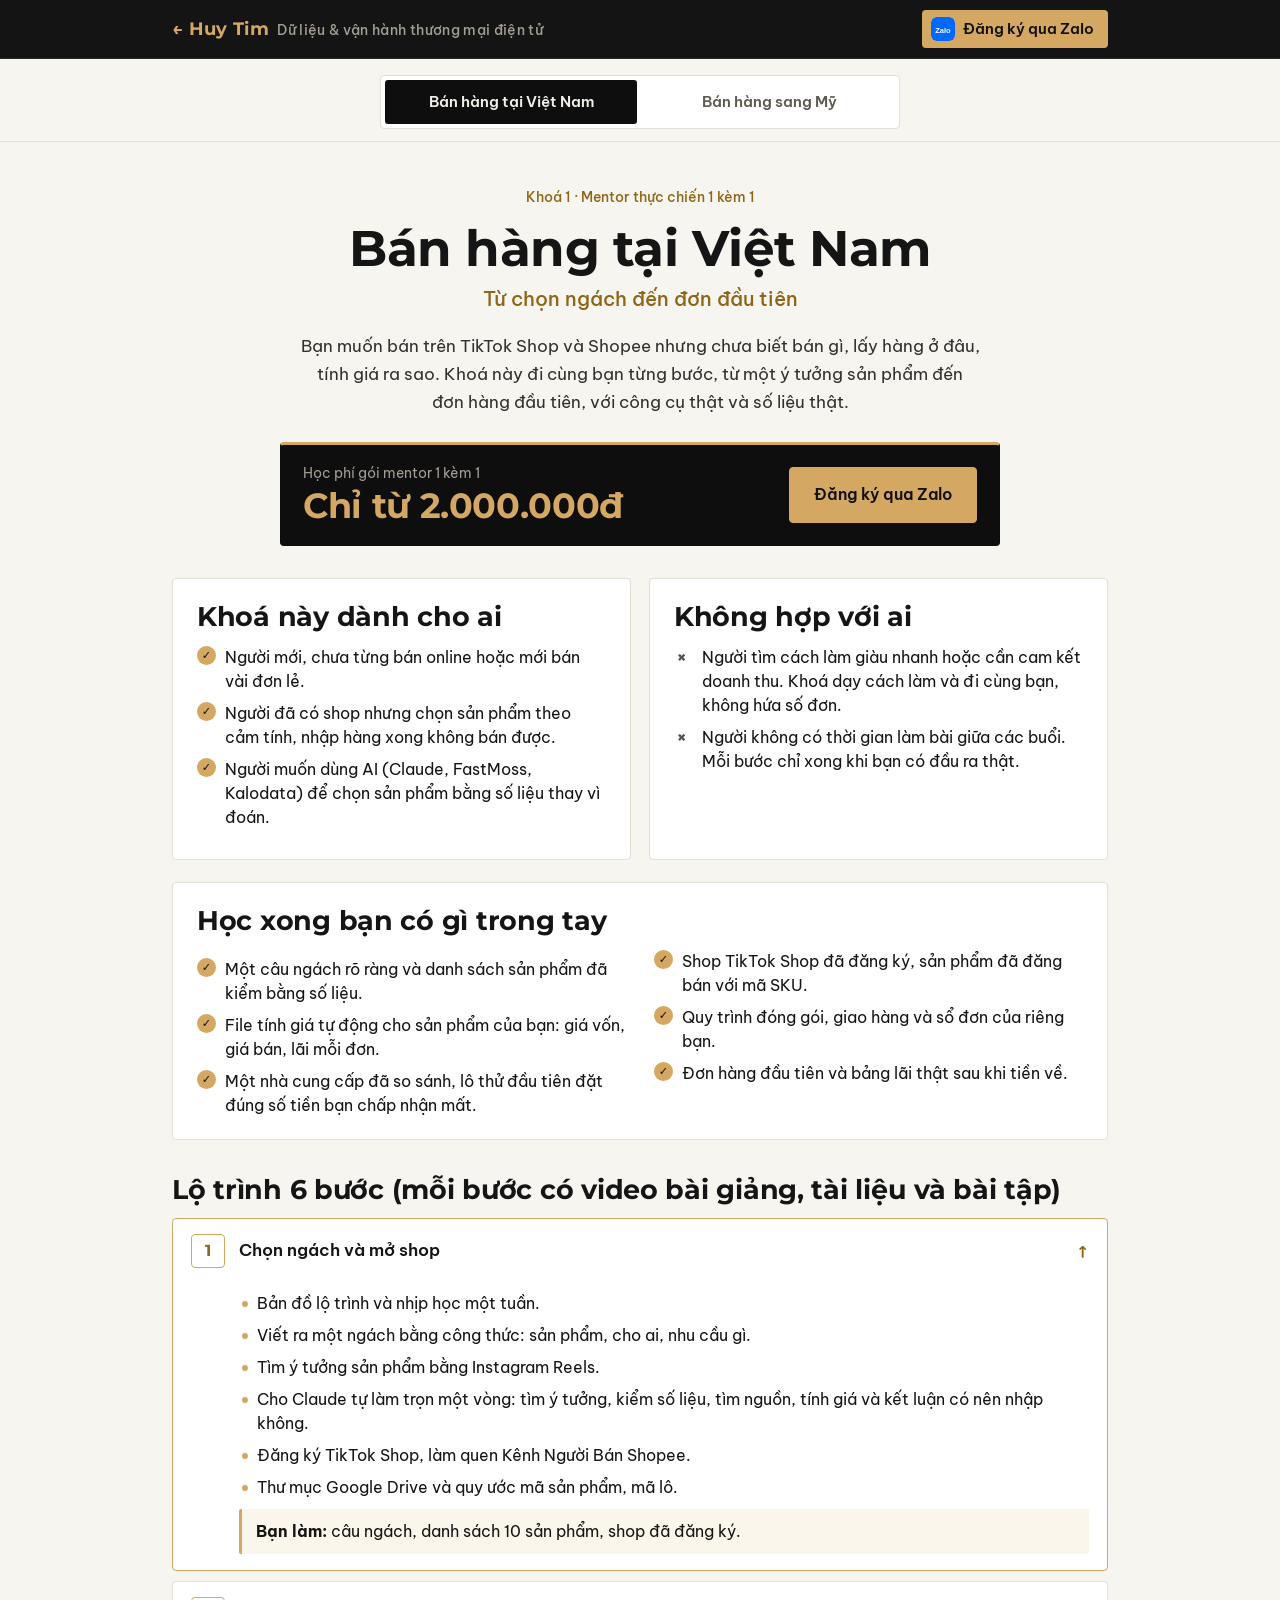
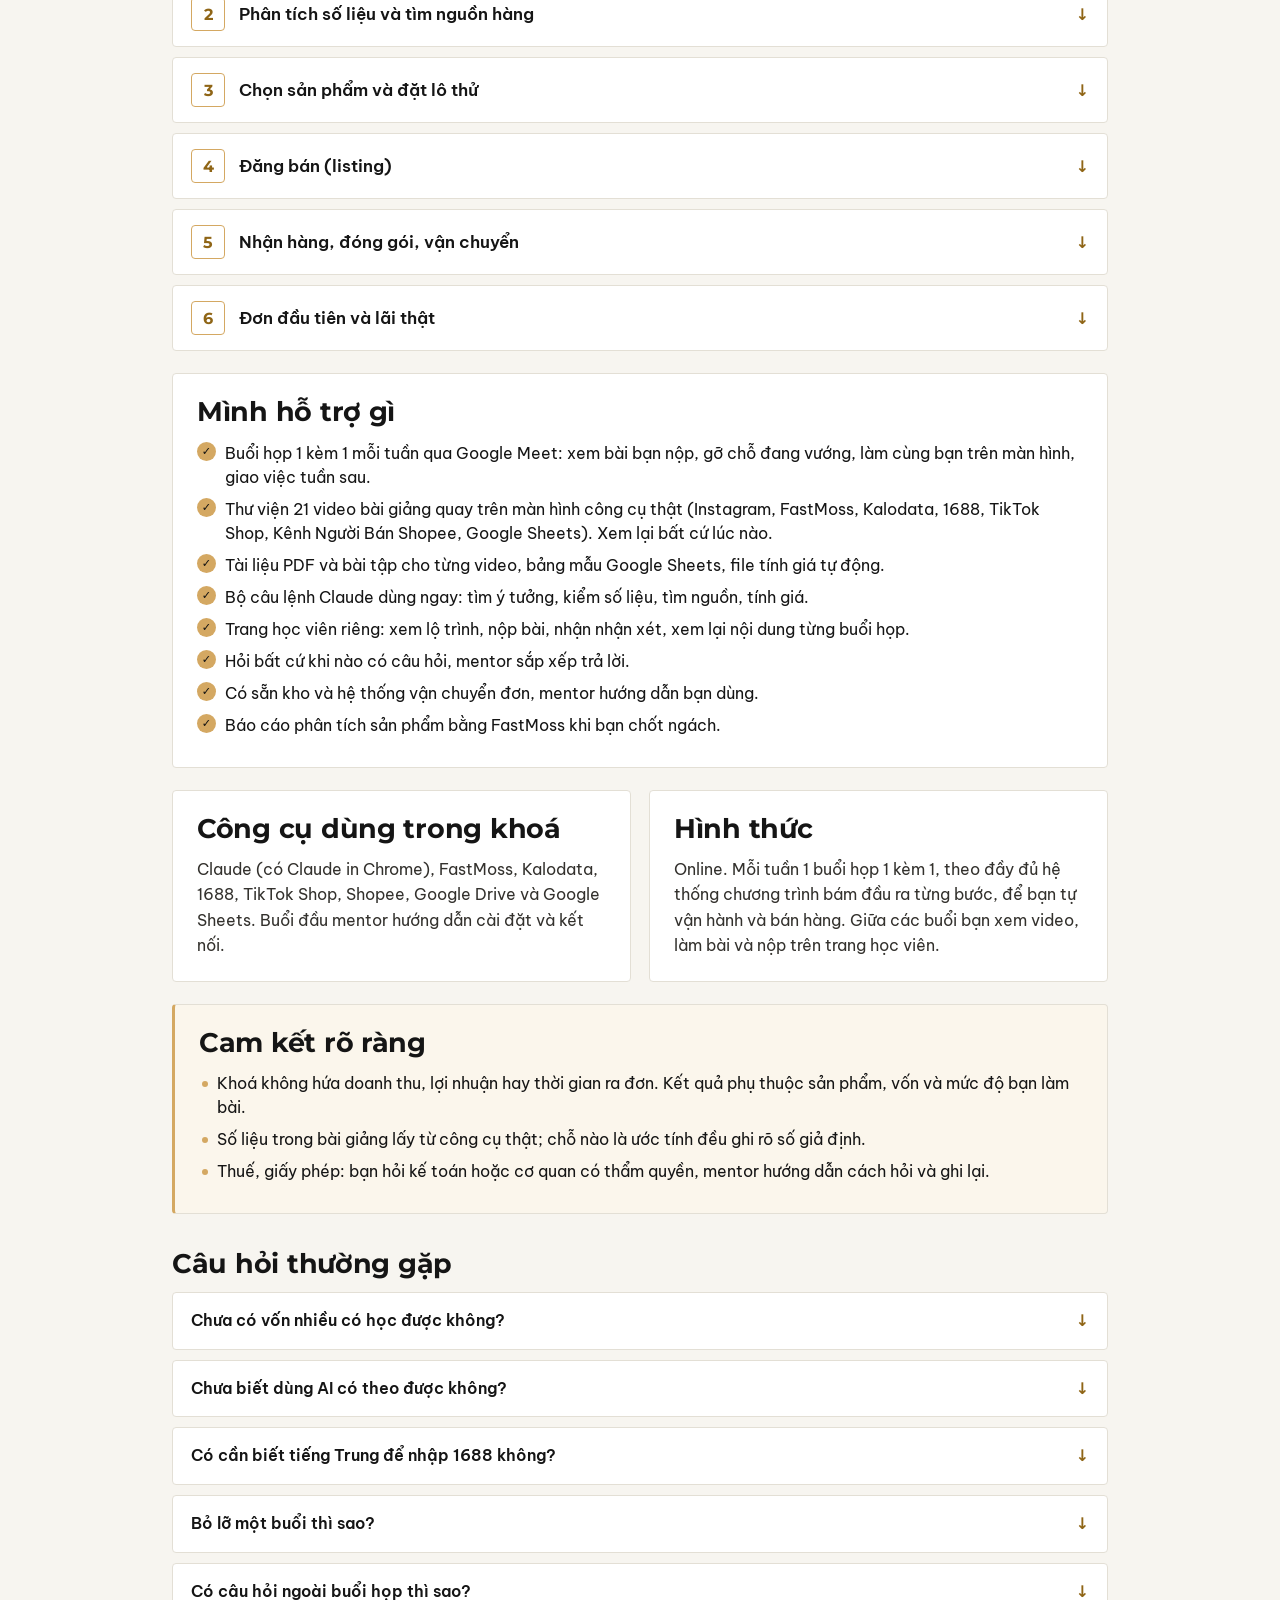
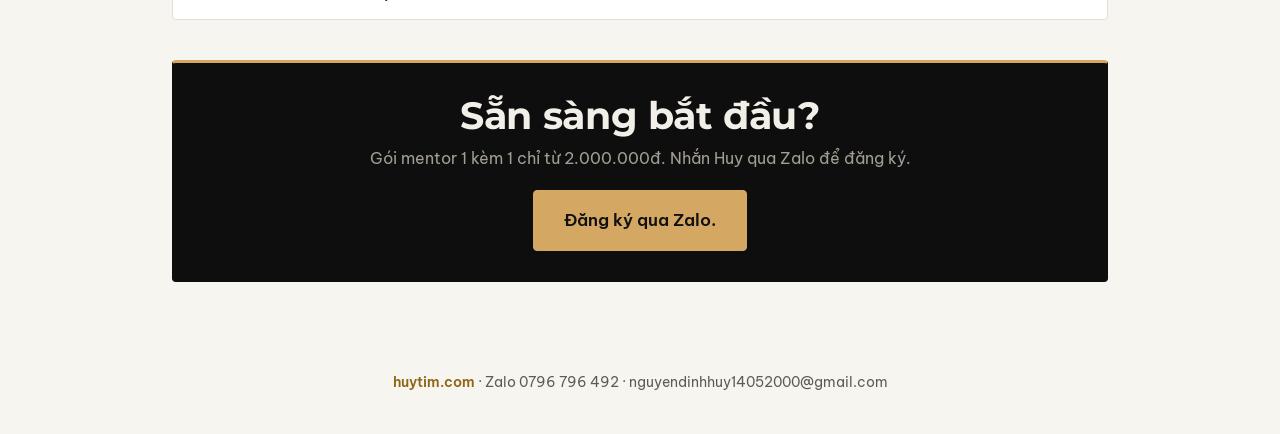
<file: khoa-hoc/index.html>
<!DOCTYPE html>
<html lang="vi">
<head>
<meta charset="utf-8">
<meta name="viewport" content="width=device-width, initial-scale=1">
<title>Khoá mentor bán hàng Việt Nam và Mỹ · Huy Tim</title>
<meta name="description" content="Hai khoá mentor 1 kèm 1 của Huy Tim: Bán hàng tại Việt Nam (từ chọn ngách đến đơn đầu tiên) và Bán hàng sang Mỹ (từ xưởng Việt Nam đến đơn đầu tiên trên các trang thương mại điện tử US).">
<meta property="og:title" content="Khoá mentor bán hàng Việt Nam và Mỹ · Huy Tim">
<meta property="og:description" content="Mentor 1 kèm 1 mỗi tuần, lộ trình theo đầu ra từng bước. Đăng ký qua Zalo.">
<link rel="preconnect" href="https://fonts.googleapis.com">
<link rel="preconnect" href="https://fonts.gstatic.com" crossorigin>
<link href="https://fonts.googleapis.com/css2?family=Be+Vietnam+Pro:wght@400;500;600;700&family=Montserrat:wght@500;600;700;800&display=swap" rel="stylesheet">
<style>
:root{--bg:#f7f7f6;--ink:#0b0b0b;--muted:#4a4a48;--soft:#ececea;--y:#fff2b8}
*{box-sizing:border-box;margin:0;padding:0}
html{scroll-behavior:smooth;scroll-padding-top:120px}
body{font-family:"Be Vietnam Pro",system-ui,sans-serif;background:var(--bg);color:var(--ink);line-height:1.6;-webkit-font-smoothing:antialiased;overflow-x:hidden}
a{color:inherit;text-decoration:none}
ul{list-style:none}
.serif{font-family:Montserrat,sans-serif;font-weight:800;letter-spacing:-.01em;line-height:1.15}
.wrap{max-width:980px;margin:0 auto;padding:0 22px}
.bar{position:sticky;top:0;z-index:20;background:#0b0b0b;color:#fff}
.bar-in{max-width:980px;margin:0 auto;padding:10px 22px;display:flex;align-items:center;justify-content:space-between;gap:14px}
.home{font-family:Montserrat,sans-serif;font-weight:800;font-size:1.1rem}
.home span{font-family:"Be Vietnam Pro",sans-serif;font-weight:500;font-size:.85rem;color:#bdbdb8;margin-left:8px}
.zl{display:flex;align-items:center;gap:8px;background:#fff;color:#0b0b0b;border-radius:12px;padding:7px 14px 7px 9px;font-weight:600;font-size:.92rem}
.zl img{border-radius:6px}
.tabs{position:sticky;top:56px;z-index:15;background:var(--bg);padding:16px 0 12px}
.seg{display:flex;gap:6px;background:#efefec;padding:5px;border-radius:999px;max-width:520px;margin:0 auto}
.seg a{flex:1;text-align:center;font-weight:600;font-size:.95rem;border-radius:999px;padding:10px 14px;color:#555}
.seg a.on{background:#111;color:#fff}
.khoa{padding:18px 0 70px}
.khoa[hidden]{display:none}
.kh{text-align:center;padding:26px 0 10px}
.kicker{font-family:"Be Vietnam Pro",sans-serif;font-size:.8rem;color:#555}
.kh h1{font-size:clamp(2.3rem,6vw,3.8rem);margin:10px 0 6px}
.kh-sub{font-family:Montserrat,sans-serif;font-style:italic;font-size:clamp(1.1rem,2.6vw,1.4rem)}
.lead{max-width:680px;margin:18px auto 0;font-size:1.08rem;color:#222}
.pricebox{display:flex;flex-wrap:wrap;align-items:center;justify-content:space-between;gap:14px 24px;max-width:720px;margin:26px auto 0;background:var(--y);border:2px solid var(--ink);border-radius:18px;padding:18px 22px;text-align:left}
.pricebox .lbl{display:block;font-size:.85rem;color:var(--muted)}
.pricebox b{font-size:clamp(1.7rem,4vw,2.2rem)}
.btn{display:inline-block;background:var(--ink);color:#fff;font-weight:600;border-radius:14px;padding:14px 24px;transition:.15s}
.btn:hover{transform:translateY(-2px);box-shadow:0 10px 24px rgba(0,0,0,.22)}
.btn.big{font-size:1.05rem;padding:16px 30px}
section{margin-top:22px}
.box{background:#fff;border:2.5px solid var(--ink);border-radius:20px;padding:22px 24px}
.box h2,.sec-h{font-size:clamp(1.35rem,3vw,1.7rem);margin-bottom:12px}
.sec-h{margin-top:34px}
.box.muted{background:#f1f1ef}
.box.note{background:var(--y)}
.box p{color:#222}
.two{display:grid;gap:18px;grid-template-columns:repeat(2,minmax(0,1fr))}
.two .box{margin:0}
.chk li,.x li,.dot li{position:relative;padding-left:28px;margin:8px 0;line-height:1.5}
.chk li::before{content:"✓";position:absolute;left:0;top:1px;width:19px;height:19px;border-radius:50%;background:#111;color:#fff;font-size:.7rem;display:grid;place-items:center;font-weight:700}
.x li::before{content:"×";position:absolute;left:2px;top:-1px;font-weight:700;font-size:1.1rem;color:#555}
.dot li{padding-left:18px}
.dot li::before{content:"";position:absolute;left:3px;top:.65em;width:6px;height:6px;border-radius:50%;background:#111}
.cols{columns:2;column-gap:28px}
.cols li{break-inside:avoid}
.steps{display:grid;gap:10px}
.step,.faq{background:#fff;border:2px solid var(--ink);border-radius:16px}
.step summary,.faq summary{list-style:none;cursor:pointer;display:flex;align-items:center;gap:14px;padding:15px 18px;font-weight:600}
.step summary::-webkit-details-marker,.faq summary::-webkit-details-marker{display:none}
.step .n{flex:none;width:34px;height:34px;border-radius:50%;background:var(--y);border:2px solid var(--ink);display:grid;place-items:center;font-family:Montserrat,sans-serif;font-weight:800}
.step .t{flex:1;font-size:1.05rem}
.ar{flex:none;margin-left:auto;transition:transform .2s}
details[open]>summary .ar{transform:rotate(180deg)}
.sb{padding:0 18px 16px 66px}
.lam{margin-top:10px;background:var(--y);border-radius:10px;padding:10px 14px}
.faqs{display:grid;gap:10px}
.faq p{padding:0 18px 16px;color:#222}
.cta{text-align:center;margin-top:40px;background:#fff;border:2.5px solid var(--ink);border-radius:22px;padding:30px 22px;box-shadow:-6px 6px 0 #111}
.cta h2{font-size:clamp(1.8rem,4.5vw,2.4rem);margin-bottom:8px}
.cta p{margin-bottom:18px;color:#222}
footer{text-align:center;font-size:.85rem;color:#555;padding:20px 0 40px}
footer a{font-weight:600;color:#111}
@media(max-width:700px){.two{grid-template-columns:1fr}.cols{columns:1}.sb{padding-left:18px}.home span{display:none}.pricebox .btn{width:100%;text-align:center}}

/* ===== Giao diện theo timusco.com ===== */
:root{--bg:#F7F5F0;--ink:#151515;--muted:#5F5B53;--soft:#F7F5F0;--y:#FBF6EC;--gold:#D4A862;--gold-2:#E3BD7E;--gold-t:#8F6516;--line:#E3DFD5;--body:#33312D}
body{background:var(--bg)}
.serif{font-family:Montserrat,sans-serif;font-weight:700;letter-spacing:-.01em;line-height:1.18}
.bar{background:rgba(11,11,11,.96);border-bottom:1px solid #2A2A2A}
.home{color:#D4A862;font-weight:700;letter-spacing:.02em}
.home span{color:#A39E93}
.zl{background:#D4A862;color:#111;border-radius:4px}
.zl:hover{background:#E3BD7E}
.tabs{background:var(--bg);border-bottom:1px solid var(--line)}
.seg{background:#fff;border:1px solid var(--line);border-radius:4px;padding:4px}
.seg a{border-radius:3px;color:var(--muted)}
.seg a.on{background:#0E0E0E;color:#F2EFE8}
.kicker{color:var(--gold-t);font-size:.88rem;font-weight:500}
.kh h1{font-size:clamp(2rem,5vw,3.1rem)}
.kh-sub{font-style:normal;font-family:"Be Vietnam Pro",sans-serif;font-weight:500;color:var(--gold-t);font-size:clamp(1.05rem,2.2vw,1.25rem)}
.lead{color:var(--body)}
.pricebox{background:#0E0E0E;color:#F2EFE8;border:1px solid #0E0E0E;border-top:3px solid var(--gold);border-radius:4px}
.pricebox .lbl{color:#A39E93}
.pricebox b{color:#D4A862;font-family:Montserrat,sans-serif}
.btn{background:var(--gold);color:#111;border:1px solid var(--gold);border-radius:4px}
.btn:hover{transform:none;box-shadow:none;background:var(--gold-2)}
.box{background:#fff;border:1px solid var(--line);border-radius:4px}
.box.muted{background:#fff}
.box.note{background:var(--y);border-left:3px solid var(--gold)}
.box p,.faq p{color:var(--body)}
.chk li::before{background:var(--gold);color:#111}
.dot li::before{background:var(--gold)}
.step,.faq{background:#fff;border:1px solid var(--line);border-radius:4px}
.step[open],.faq[open]{border-color:var(--gold)}
.step .n{background:transparent;border:1px solid var(--gold);color:var(--gold-t);font-family:Montserrat,sans-serif;font-weight:700;border-radius:4px}
.ar{color:var(--gold-t)}
.lam{background:var(--y);border-left:3px solid var(--gold);border-radius:2px}
.cta{background:#0E0E0E;color:#F2EFE8;border:1px solid #0E0E0E;border-top:3px solid var(--gold);border-radius:4px;box-shadow:none}
.cta p{color:#A39E93}
footer{color:var(--muted)}
footer a{color:var(--gold-t)}
</style>
</head>
<body>
<div class="bar"><div class="bar-in"><a class="home" href="/">← Huy Tim<span>Dữ liệu &amp; vận hành thương mại điện tử</span></a><a class="zl" href="https://zalo.me/0796796492" target="_blank" rel="noopener"><img src="/img/zalo.svg" alt="" width="24" height="24">Đăng ký qua Zalo</a></div></div>
<nav class="tabs" aria-label="Chọn khoá"><div class="wrap"><div class="seg" role="tablist"><a href="#viet-nam" role="tab" data-k="viet-nam" class="on" aria-selected="true">Bán hàng tại Việt Nam</a><a href="#my" role="tab" data-k="my" aria-selected="false">Bán hàng sang Mỹ</a></div></div></nav>
<main class="wrap">
<div class="khoa" id="viet-nam" role="tabpanel">
  <header class="kh">
    <p class="kicker">Khoá 1 · Mentor thực chiến 1 kèm 1</p>
    <h1 class="serif">Bán hàng tại Việt Nam</h1>
    <p class="kh-sub">Từ chọn ngách đến đơn đầu tiên</p>
    <p class="lead">Bạn muốn bán trên TikTok Shop và Shopee nhưng chưa biết bán gì, lấy hàng ở đâu, tính giá ra sao. Khoá này đi cùng bạn từng bước, từ một ý tưởng sản phẩm đến đơn hàng đầu tiên, với công cụ thật và số liệu thật.</p>
    <div class="pricebox"><div><span class="lbl">Học phí gói mentor 1 kèm 1</span><b class="serif">Chỉ từ 2.000.000đ</b></div><a class="btn" href="https://zalo.me/0796796492" target="_blank" rel="noopener">Đăng ký qua Zalo</a></div>
  </header>
  <section class="two">
    <div class="box"><h2 class="serif">Khoá này dành cho ai</h2><ul class="chk"><li>Người mới, chưa từng bán online hoặc mới bán vài đơn lẻ.</li><li>Người đã có shop nhưng chọn sản phẩm theo cảm tính, nhập hàng xong không bán được.</li><li>Người muốn dùng AI (Claude, FastMoss, Kalodata) để chọn sản phẩm bằng số liệu thay vì đoán.</li></ul></div>
    <div class="box muted"><h2 class="serif">Không hợp với ai</h2><ul class="x"><li>Người tìm cách làm giàu nhanh hoặc cần cam kết doanh thu. Khoá dạy cách làm và đi cùng bạn, không hứa số đơn.</li><li>Người không có thời gian làm bài giữa các buổi. Mỗi bước chỉ xong khi bạn có đầu ra thật.</li></ul></div>
  </section>
  <section class="box"><h2 class="serif">Học xong bạn có gì trong tay</h2><ul class="chk cols"><li>Một câu ngách rõ ràng và danh sách sản phẩm đã kiểm bằng số liệu.</li><li>File tính giá tự động cho sản phẩm của bạn: giá vốn, giá bán, lãi mỗi đơn.</li><li>Một nhà cung cấp đã so sánh, lô thử đầu tiên đặt đúng số tiền bạn chấp nhận mất.</li><li>Shop TikTok Shop đã đăng ký, sản phẩm đã đăng bán với mã SKU.</li><li>Quy trình đóng gói, giao hàng và sổ đơn của riêng bạn.</li><li>Đơn hàng đầu tiên và bảng lãi thật sau khi tiền về.</li></ul></section>
  <section><h2 class="serif sec-h">Lộ trình 6 bước (mỗi bước có video bài giảng, tài liệu và bài tập)</h2><div class="steps"><details class="step" open><summary><span class="n">1</span><span class="t">Chọn ngách và mở shop</span><span class="ar" aria-hidden="true">↓</span></summary><div class="sb"><ul class="dot"><li>Bản đồ lộ trình và nhịp học một tuần.</li><li>Viết ra một ngách bằng công thức: sản phẩm, cho ai, nhu cầu gì.</li><li>Tìm ý tưởng sản phẩm bằng Instagram Reels.</li><li>Cho Claude tự làm trọn một vòng: tìm ý tưởng, kiểm số liệu, tìm nguồn, tính giá và kết luận có nên nhập không.</li><li>Đăng ký TikTok Shop, làm quen Kênh Người Bán Shopee.</li><li>Thư mục Google Drive và quy ước mã sản phẩm, mã lô.</li></ul><p class="lam"><b>Bạn làm:</b> câu ngách, danh sách 10 sản phẩm, shop đã đăng ký.</p></div></details><details class="step"><summary><span class="n">2</span><span class="t">Phân tích số liệu và tìm nguồn hàng</span><span class="ar" aria-hidden="true">↓</span></summary><div class="sb"><ul class="dot"><li>Nối FastMoss vào Claude, hỏi số liệu TikTok Shop bằng tiếng Việt.</li><li>Chọn 5 sản phẩm chính và 5 sản phẩm vệ tinh từ số liệu thật.</li><li>Đối chiếu bằng Kalodata, xem lượt tìm từ khoá trên Shopee.</li><li>Tìm giá nhập trên 1688 bằng từ khoá tiếng Trung.</li><li>Điền file tính giá tự động, đọc tab Kết quả.</li></ul><p class="lam"><b>Bạn làm:</b> bảng số liệu sản phẩm, 1 đến 2 nhà cung cấp, file tính giá đã điền.</p></div></details><details class="step"><summary><span class="n">3</span><span class="t">Chọn sản phẩm và đặt lô thử</span><span class="ar" aria-hidden="true">↓</span></summary><div class="sb"><ul class="dot"><li>Tính số lượng lô thử từ số tiền chấp nhận mất, gán mã lô.</li><li>Đặt hàng và gộp kiện trên 1688.</li></ul><p class="lam"><b>Bạn làm:</b> lô thử đã đặt, mã lô, thư mục lô.</p></div></details><details class="step"><summary><span class="n">4</span><span class="t">Đăng bán (listing)</span><span class="ar" aria-hidden="true">↓</span></summary><div class="sb"><ul class="dot"><li>Cấu trúc mã SKU, ảnh, tiêu đề, mô tả, chính sách shop.</li></ul><p class="lam"><b>Bạn làm:</b> sản phẩm đăng bán đầy đủ.</p></div></details><details class="step"><summary><span class="n">5</span><span class="t">Nhận hàng, đóng gói, vận chuyển</span><span class="ar" aria-hidden="true">↓</span></summary><div class="sb"><ul class="dot"><li>Nhận hàng về và kiểm lô.</li><li>Chọn đơn vị vận chuyển, đóng thử một kiện, tính chi phí đóng gói mỗi đơn.</li></ul><p class="lam"><b>Bạn làm:</b> biên bản kiểm lô, quy trình đóng gói một ngày.</p></div></details><details class="step"><summary><span class="n">6</span><span class="t">Đơn đầu tiên và lãi thật</span><span class="ar" aria-hidden="true">↓</span></summary><div class="sb"><ul class="dot"><li>Xử lý một đơn từ A đến Z, sổ đơn, đơn COD, khi có sự cố.</li><li>Kéo đơn đầu tiên: khuyến mãi, voucher, KOL, Live, quảng cáo.</li><li>Đối soát tiền về, tính lãi thật theo lô, quyết định giữ, đổi hay tăng lô.</li></ul><p class="lam"><b>Bạn làm:</b> sổ đơn, bảng lãi thật, quyết định lô tiếp theo.</p></div></details></div></section>
  <section class="box"><h2 class="serif">Mình hỗ trợ gì</h2><ul class="chk"><li>Buổi họp 1 kèm 1 mỗi tuần qua Google Meet: xem bài bạn nộp, gỡ chỗ đang vướng, làm cùng bạn trên màn hình, giao việc tuần sau.</li><li>Thư viện 21 video bài giảng quay trên màn hình công cụ thật (Instagram, FastMoss, Kalodata, 1688, TikTok Shop, Kênh Người Bán Shopee, Google Sheets). Xem lại bất cứ lúc nào.</li><li>Tài liệu PDF và bài tập cho từng video, bảng mẫu Google Sheets, file tính giá tự động.</li><li>Bộ câu lệnh Claude dùng ngay: tìm ý tưởng, kiểm số liệu, tìm nguồn, tính giá.</li><li>Trang học viên riêng: xem lộ trình, nộp bài, nhận nhận xét, xem lại nội dung từng buổi họp.</li><li>Hỏi bất cứ khi nào có câu hỏi, mentor sắp xếp trả lời.</li><li>Có sẵn kho và hệ thống vận chuyển đơn, mentor hướng dẫn bạn dùng.</li><li>Báo cáo phân tích sản phẩm bằng FastMoss khi bạn chốt ngách.</li></ul></section>
  <section class="two">
    <div class="box"><h2 class="serif">Công cụ dùng trong khoá</h2><p>Claude (có Claude in Chrome), FastMoss, Kalodata, 1688, TikTok Shop, Shopee, Google Drive và Google Sheets. Buổi đầu mentor hướng dẫn cài đặt và kết nối.</p></div>
    <div class="box"><h2 class="serif">Hình thức</h2><p>Online. Mỗi tuần 1 buổi họp 1 kèm 1, theo đầy đủ hệ thống chương trình bám đầu ra từng bước, để bạn tự vận hành và bán hàng. Giữa các buổi bạn xem video, làm bài và nộp trên trang học viên.</p></div>
  </section>
  <section class="box note"><h2 class="serif">Cam kết rõ ràng</h2><ul class="dot"><li>Khoá không hứa doanh thu, lợi nhuận hay thời gian ra đơn. Kết quả phụ thuộc sản phẩm, vốn và mức độ bạn làm bài.</li><li>Số liệu trong bài giảng lấy từ công cụ thật; chỗ nào là ước tính đều ghi rõ số giả định.</li><li>Thuế, giấy phép: bạn hỏi kế toán hoặc cơ quan có thẩm quyền, mentor hướng dẫn cách hỏi và ghi lại.</li></ul></section>
  <section><h2 class="serif sec-h">Câu hỏi thường gặp</h2><div class="faqs"><details class="faq"><summary>Chưa có vốn nhiều có học được không?<span class="ar" aria-hidden="true">↓</span></summary><p>Được. Lô thử tính theo số tiền bạn chấp nhận mất, không đặt hàng lớn ngay.</p></details><details class="faq"><summary>Chưa biết dùng AI có theo được không?<span class="ar" aria-hidden="true">↓</span></summary><p>Được. Video quay từng thao tác, có câu lệnh mẫu để dán.</p></details><details class="faq"><summary>Có cần biết tiếng Trung để nhập 1688 không?<span class="ar" aria-hidden="true">↓</span></summary><p>Không. Claude dịch từ khoá và đọc trang giúp bạn.</p></details><details class="faq"><summary>Bỏ lỡ một buổi thì sao?<span class="ar" aria-hidden="true">↓</span></summary><p>Video bài giảng và nội dung buổi họp nằm trên trang học viên, xem lại được.</p></details><details class="faq"><summary>Có câu hỏi ngoài buổi họp thì sao?<span class="ar" aria-hidden="true">↓</span></summary><p>Hỏi bất cứ khi nào, mentor sắp xếp trả lời.</p></details></div></section>
  <section class="cta"><h2 class="serif">Sẵn sàng bắt đầu?</h2><p>Gói mentor 1 kèm 1 chỉ từ 2.000.000đ. Nhắn Huy qua Zalo để đăng ký.</p><a class="btn big" href="https://zalo.me/0796796492" target="_blank" rel="noopener">Đăng ký qua Zalo.</a></section>
</div>
<div class="khoa" id="my" role="tabpanel" hidden>
  <header class="kh">
    <p class="kicker">Khoá 2 · Mentor thực chiến 1 kèm 1</p>
    <h1 class="serif">Bán hàng sang Mỹ</h1>
    <p class="kh-sub">Từ xưởng Việt Nam đến đơn đầu tiên trên các trang thương mại điện tử US</p>
    <p class="lead">Bạn có sản phẩm hoặc xưởng ở Việt Nam và muốn bán lẻ ở Mỹ. Đường đi dài hơn bán trong nước: chọn sản phẩm cho người Mỹ, tính giá đô la, bao bì, vận chuyển, kho, gian hàng. Khoá này đi cùng bạn qua từng chặng, làm bằng công cụ thật.</p>
    <div class="pricebox"><div><span class="lbl">Học phí gói mentor 1 kèm 1</span><b class="serif">Chỉ từ 5.000.000đ</b></div><a class="btn" href="https://zalo.me/0796796492" target="_blank" rel="noopener">Đăng ký qua Zalo</a></div>
  </header>
  <section class="two">
    <div class="box"><h2 class="serif">Khoá này dành cho ai</h2><ul class="chk"><li>Chủ xưởng, người bán Việt Nam muốn đưa hàng sang Amazon hoặc TikTok Shop Mỹ.</li><li>Người đã bán trong nước, muốn mở thêm thị trường Mỹ.</li><li>Người có nguồn hàng Việt Nam (thủ công, tự nhiên, đồ gia dụng) và cần biết hàng nào bán được ở Mỹ.</li></ul></div>
    <div class="box muted"><h2 class="serif">Không hợp với ai</h2><ul class="x"><li>Người cần cam kết doanh thu hoặc muốn làm trọn gói không tham gia.</li><li>Người cần tư vấn pháp lý, thuế chuyên sâu. Khoá hướng dẫn cách làm việc với đơn vị chuyên môn, không thay họ.</li></ul></div>
  </section>
  <section class="box"><h2 class="serif">Học xong bạn có gì trong tay</h2><ul class="chk cols"><li>Sản phẩm đã kiểm nhu cầu ở Mỹ bằng FastMoss, Kalodata và Amazon.</li><li>Xưởng đã chấm điểm, mẫu đã kiểm.</li><li>Bảng giá bán thấp nhất ở Mỹ: giá vốn, phí sàn, phí kho, quảng cáo, lãi mỗi đơn.</li><li>Bao bì, nhãn, mã vạch đúng yêu cầu; lô thử đã chốt.</li><li>Phương án vận chuyển và kho ở Mỹ đã so sánh.</li><li>Gian hàng và listing; đơn đầu tiên và bảng đối soát tiền về.</li></ul></section>
  <section><h2 class="serif sec-h">Lộ trình 8 bước</h2><div class="steps"><details class="step" open><summary><span class="n">1</span><span class="t">Chọn sản phẩm cho thị trường Mỹ</span><span class="ar" aria-hidden="true">↓</span></summary><div class="sb"><ul class="dot"><li>Bản đồ 5 chặng từ xưởng Việt Nam tới khách Mỹ.</li><li>Chọn sản phẩm cho Mỹ: xem đối thủ, đánh giá 1 đến 3 sao trên Amazon.</li><li>Cho Claude tự làm trọn một vòng: kiểm TikTok Shop Mỹ và Amazon, đọc catalog và bảng giá xưởng, tính giá đô la và kết luận.</li><li>Dùng FastMoss trong Claude và đối chiếu Kalodata cho thị trường Mỹ.</li></ul><p class="lam"><b>Bạn làm:</b> 1 đến 3 sản phẩm đã kiểm số liệu.</p></div></details><details class="step"><summary><span class="n">2</span><span class="t">Chọn xưởng và lấy mẫu</span><span class="ar" aria-hidden="true">↓</span></summary><div class="sb"><ul class="dot"><li>So sánh và chấm điểm xưởng, tin xin mẫu, kiểm mẫu.</li></ul><p class="lam"><b>Bạn làm:</b> bảng chấm điểm xưởng, mẫu đạt.</p></div></details><details class="step"><summary><span class="n">3</span><span class="t">Giá bán, bao bì, nhãn, lô thử</span><span class="ar" aria-hidden="true">↓</span></summary><div class="sb"><ul class="dot"><li>Tính giá bán thấp nhất ở Mỹ bằng file tính giá.</li><li>Bao bì và nhãn: thông tin bắt buộc, mã UPC, làm nhãn trên Canva cùng Claude.</li><li>Tạo skill cho shop của bạn: lưu bảng màu, bố cục để mọi bao bì cùng một kiểu.</li><li>Chốt lô thử và gửi tin đặt lô.</li></ul><p class="lam"><b>Bạn làm:</b> bảng giá, bao bì đã duyệt, lô thử đã đặt.</p></div></details><details class="step"><summary><span class="n">4</span><span class="t">Pháp nhân và giấy tờ</span><span class="ar" aria-hidden="true">↓</span></summary><div class="sb"><ul class="dot"><li>Mentor đi cùng bạn liệt kê giấy tờ cần có và câu hỏi cho đơn vị chuyên môn. Phần pháp lý, thuế do kế toán hoặc cơ quan có thẩm quyền trả lời.</li></ul></div></details><details class="step"><summary><span class="n">5</span><span class="t">Kho ở Mỹ (fulfillment)</span><span class="ar" aria-hidden="true">↓</span></summary><div class="sb"><ul class="dot"><li>Kho riêng và kho nền tảng (Amazon FBA, TikTok Shop FBT) vận hành thế nào, lợi hại, ba đường đi của hàng.</li></ul><p class="lam"><b>Bạn làm:</b> bảng so sánh chi phí kho bằng cùng một lô.</p></div></details><details class="step"><summary><span class="n">6</span><span class="t">Đưa hàng sang Mỹ</span><span class="ar" aria-hidden="true">↓</span></summary><div class="sb"><ul class="dot"><li>Đường biển, đường bay, báo giá trọn gói, tra mã HTS, chứng từ.</li></ul><p class="lam"><b>Bạn làm:</b> bảng so báo giá vận chuyển.</p></div></details><details class="step"><summary><span class="n">7</span><span class="t">Gian hàng và listing</span><span class="ar" aria-hidden="true">↓</span></summary><div class="sb"><ul class="dot"><li>Gian hàng trên sàn Mỹ, tiêu đề, ảnh, mô tả theo cách người Mỹ đọc.</li></ul><p class="lam"><b>Bạn làm:</b> listing hoàn chỉnh.</p></div></details><details class="step"><summary><span class="n">8</span><span class="t">Đơn đầu tiên và payout</span><span class="ar" aria-hidden="true">↓</span></summary><div class="sb"><ul class="dot"><li>Xử lý đơn, đối soát tiền về, tính lãi thật theo lô.</li></ul><p class="lam"><b>Bạn làm:</b> bảng đối soát và quyết định lô tiếp theo.</p></div></details></div></section>
  <section class="box"><h2 class="serif">Mình hỗ trợ gì</h2><ul class="chk"><li>Buổi họp 1 kèm 1 mỗi tuần; các bảng trong tài liệu làm ngay trong buổi, mentor ngồi cạnh.</li><li>Thư viện 15 video bài giảng quay trên công cụ thật (FastMoss, Kalodata, Amazon, 1688, Canva, GS1 US, hts.usitc.gov, Google Sheets).</li><li>Tài liệu PDF, bảng mẫu Google Sheets, file tính giá cho thị trường Mỹ.</li><li>Bộ câu lệnh Claude và tài liệu tạo skill làm nhãn bao bì trên Canva.</li><li>Trang học viên riêng theo dõi 8 bước, nộp bài, xem lại buổi họp.</li><li>Hỏi bất cứ khi nào có câu hỏi, mentor sắp xếp trả lời.</li><li>Có sẵn kho fulfillment ở Mỹ và hệ thống vận chuyển đơn: phần mềm kho kết nối các sàn và tự giao đơn.</li></ul></section>
  <section class="two">
    <div class="box"><h2 class="serif">Công cụ dùng trong khoá</h2><p>Claude (có Claude in Chrome), FastMoss, Kalodata, Amazon, 1688, Canva, Google Drive và Google Sheets.</p></div>
    <div class="box"><h2 class="serif">Hình thức</h2><p>Online. Mỗi tuần 1 buổi họp 1 kèm 1, theo đầy đủ hệ thống chương trình bám đầu ra từng bước, để bạn tự vận hành và bán hàng.</p></div>
  </section>
  <section class="box note"><h2 class="serif">Cam kết rõ ràng</h2><ul class="dot"><li>Khoá không hứa doanh thu, lợi nhuận hay thời gian ra đơn.</li><li>Phí sàn, phí kho, phí vận chuyển luôn lấy bảng phí hiện hành; số trong bài giảng ghi rõ số giả định.</li><li>Khoá không tư vấn pháp lý hay thuế. Phần pháp nhân, thuế nhập khẩu, kiểm dịch: bạn hỏi đơn vị chuyên môn, mentor giúp bạn chuẩn bị câu hỏi.</li></ul></section>
  <section><h2 class="serif sec-h">Câu hỏi thường gặp</h2><div class="faqs"><details class="faq"><summary>Chưa có công ty ở Mỹ có học được không?<span class="ar" aria-hidden="true">↓</span></summary><p>Được. Bước 4 hướng dẫn bạn chuẩn bị và hỏi đúng người; các bước chọn sản phẩm, xưởng, giá làm song song.</p></details><details class="faq"><summary>Có cần tiếng Anh giỏi không?<span class="ar" aria-hidden="true">↓</span></summary><p>Không bắt buộc. Claude hỗ trợ đọc trang Amazon, viết listing tiếng Anh.</p></details><details class="faq"><summary>Nên bán Amazon hay TikTok Shop Mỹ?<span class="ar" aria-hidden="true">↓</span></summary><p>Tuỳ sản phẩm. Khoá dạy cách kiểm số liệu cả hai sàn trước khi chọn.</p></details><details class="faq"><summary>Vốn lô thử khoảng bao nhiêu?<span class="ar" aria-hidden="true">↓</span></summary><p>Tính theo số tiền bạn chấp nhận mất và mức số lượng tối thiểu của xưởng; bước 3 làm cùng bạn.</p></details><details class="faq"><summary>Đã học khoá Việt Nam có cần học lại phần chọn sản phẩm không?<span class="ar" aria-hidden="true">↓</span></summary><p>Phần công cụ (FastMoss, Kalodata, file tính giá) giống nhau; khoá Mỹ đi tiếp phần riêng của thị trường Mỹ.</p></details></div></section>
  <section class="cta"><h2 class="serif">Sẵn sàng bắt đầu?</h2><p>Gói mentor 1 kèm 1 chỉ từ 5.000.000đ. Nhắn Huy qua Zalo để đăng ký.</p><a class="btn big" href="https://zalo.me/0796796492" target="_blank" rel="noopener">Đăng ký qua Zalo.</a></section>
</div>
</main>
<footer><a href="/">huytim.com</a> · Zalo 0796 796 492 · nguyendinhhuy14052000@gmail.com</footer>
<script>
(function(){
  var tabs=[].slice.call(document.querySelectorAll('.seg a'));
  function show(k,scroll){
    if(k!=='viet-nam'&&k!=='my')k='viet-nam';
    tabs.forEach(function(a){var on=a.dataset.k===k;a.classList.toggle('on',on);a.setAttribute('aria-selected',String(on))});
    ['viet-nam','my'].forEach(function(id){var el=document.getElementById(id);el.hidden=id!==k;if(el.hidden)el.querySelectorAll('video').forEach(function(v){v.pause()})});
    if(scroll)window.scrollTo(0,0);
  }
  tabs.forEach(function(a){a.addEventListener('click',function(ev){ev.preventDefault();history.replaceState(null,'','#'+a.dataset.k);show(a.dataset.k,true)})});
  show(location.hash.slice(1));
  addEventListener('hashchange',function(){show(location.hash.slice(1),true)});
})();
</script>
</body>
</html>
</file>
